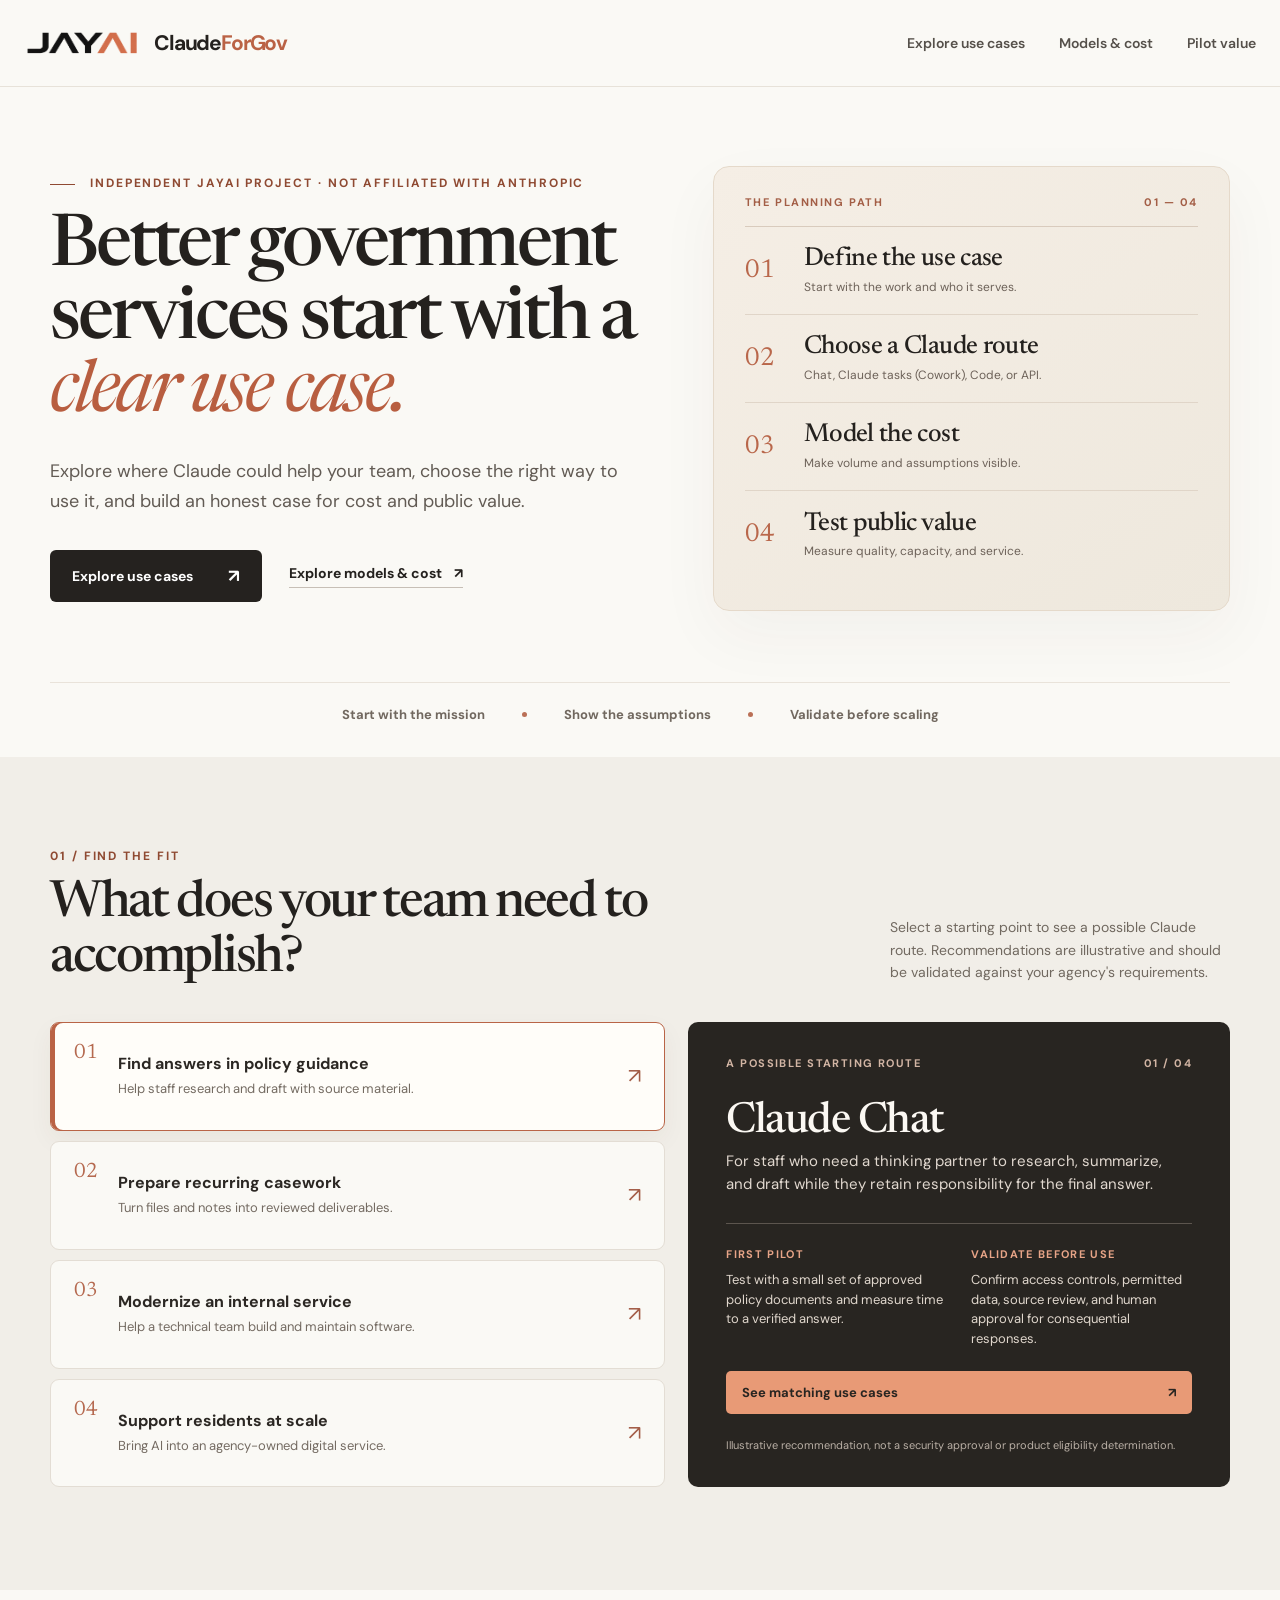
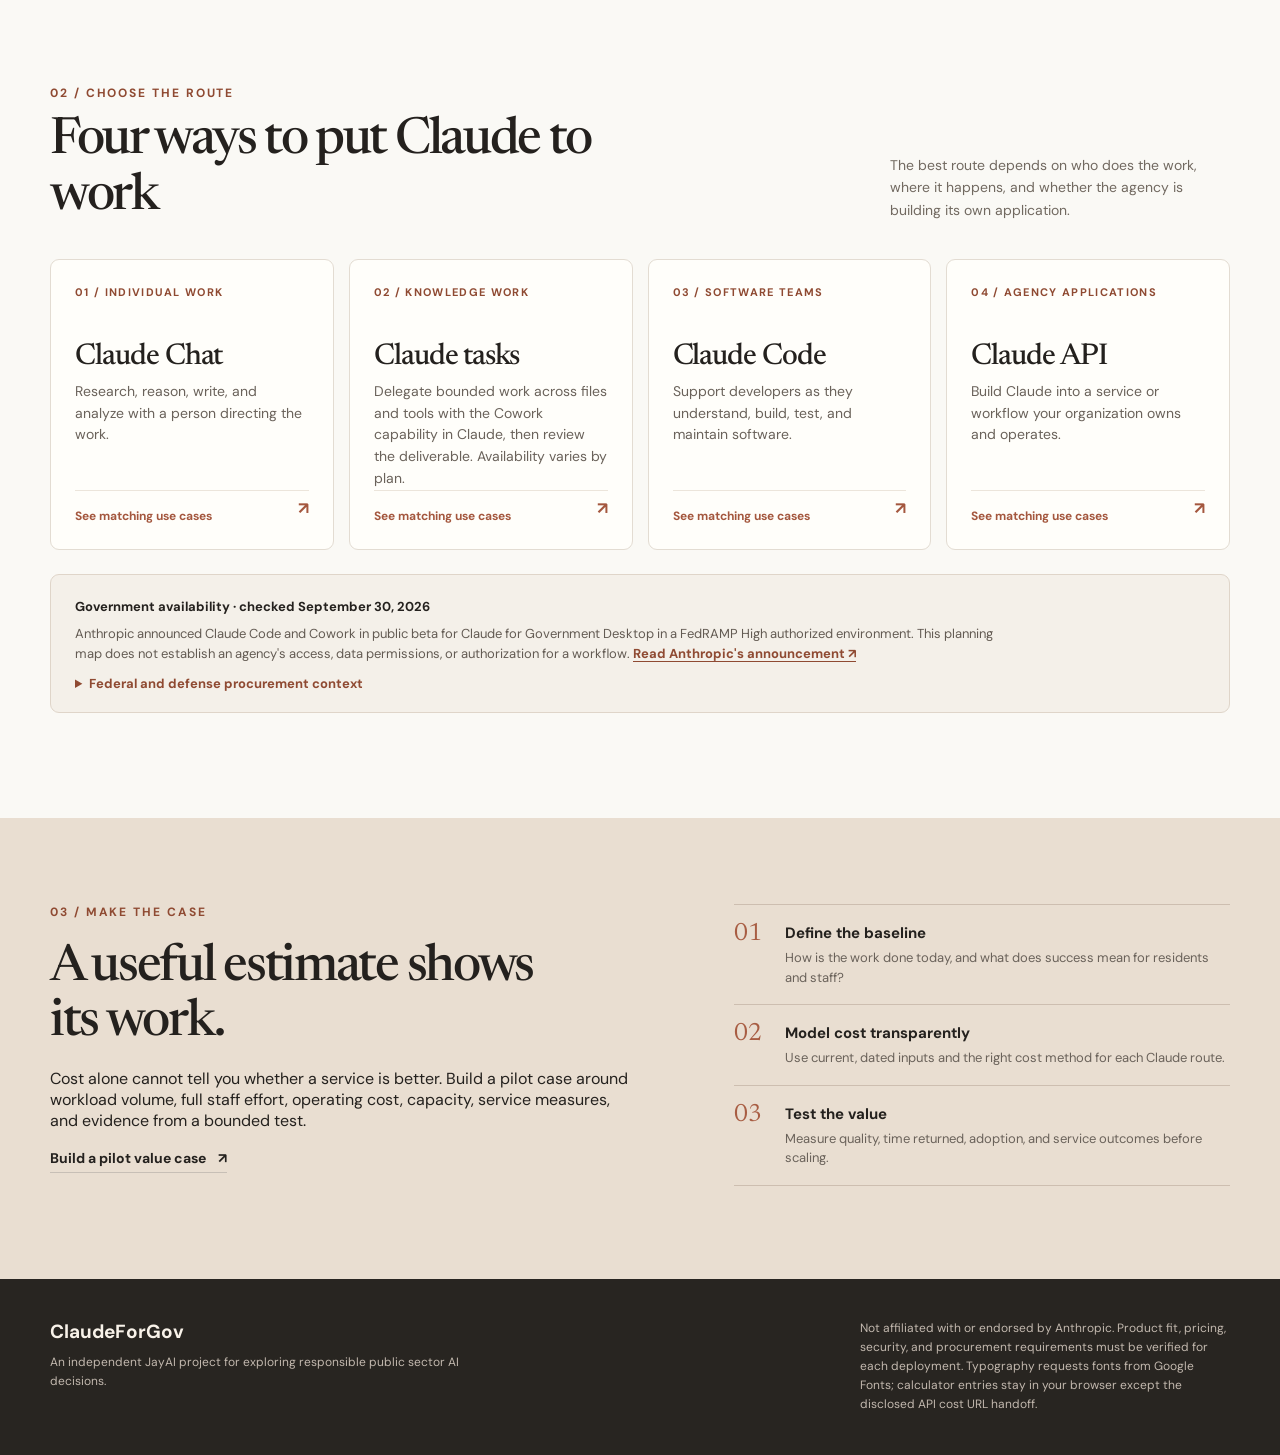
<file: index.html>
<!doctype html>
<html lang="en">
  <head>
    <meta charset="UTF-8" />
    <meta name="viewport" content="width=device-width, initial-scale=1" />
    <meta name="theme-color" content="#faf9f5" />
    <meta name="description" content="Explore how government teams could use Claude to improve service delivery, estimate cost, and plan measurable outcomes." />
    <title>ClaudeForGov | Explore a path from use case to public value</title>
    <link rel="icon" href="assets/jayai-favicon.svg" type="image/svg+xml" />
    <link rel="stylesheet" href="styles.css?v=catalog-60" />
    <script src="app.js?v=mobile-path-1" defer></script>
  </head>
  <body>
    <a class="skip-link" href="#main">Skip to content</a>
    <header class="site-header">
      <div class="header-inner">
        <a class="brand" href="#top" aria-label="ClaudeForGov home">
          <img src="assets/jayai-wordmark-transparent.png" alt="" width="120" height="34" />
          <span>Claude<span class="brand-accent">ForGov</span></span>
        </a>
        <nav aria-label="Main navigation">
          <a href="use-cases.html">Explore use cases</a>
          <a href="models.html">Models & cost</a>
          <a href="pilot-value.html">Pilot value</a>
        </nav>
      </div>
    </header>

    <main id="main">
      <section class="hero wrap" id="top" aria-labelledby="hero-title">
        <div class="hero-copy">
          <p class="eyebrow"><span class="eyebrow-rule"></span> Independent JayAI project · Not affiliated with Anthropic</p>
          <h1 id="hero-title">Better government services start with a <em>clear use case.</em></h1>
          <p class="hero-lede">Explore where Claude could help your team, choose the right way to use it, and build an honest case for cost and public value.</p>
          <div class="hero-actions">
            <a class="button button-primary" href="use-cases.html">Explore use cases <span aria-hidden="true">↗</span></a>
            <a class="text-link" href="models.html">Explore models & cost <span aria-hidden="true">↗</span></a>
          </div>
        </div>
        <div class="hero-path">
          <div class="path-heading"><span>The planning path</span><span>01 — 04</span></div>
          <ol class="path-steps">
            <li><span class="path-number">01</span><div><strong>Define the use case</strong><p>Start with the work and who it serves.</p></div></li>
            <li><span class="path-number">02</span><div><strong>Choose a Claude route</strong><p>Chat, Claude tasks (Cowork), Code, or API.</p></div></li>
            <li><span class="path-number">03</span><div><strong>Model the cost</strong><p>Make volume and assumptions visible.</p></div></li>
            <li><span class="path-number">04</span><div><strong>Test public value</strong><p>Measure quality, capacity, and service.</p></div></li>
          </ol>
        </div>
      </section>

      <div class="trust-line wrap" aria-label="Planning principles">
        <span>Start with the mission</span><span class="principle-separator" aria-hidden="true"></span>
        <span>Show the assumptions</span><span class="principle-separator" aria-hidden="true"></span>
        <span>Validate before scaling</span>
      </div>

      <section class="explore-section" id="explore" aria-labelledby="explore-title">
        <div class="wrap">
          <div class="section-heading">
            <div><p class="eyebrow">01 / Find the fit</p><h2 id="explore-title">What does your team need to accomplish?</h2></div>
            <p>Select a starting point to see a possible Claude route. Recommendations are illustrative and should be validated against your agency's requirements.</p>
          </div>
          <div class="explore-layout">
            <div class="scenario-list" role="group" aria-label="Government use case examples">
              <button class="scenario is-active" type="button" data-scenario="policy" aria-pressed="true"><span class="scenario-number">01</span><span class="scenario-text"><strong>Find answers in policy guidance</strong><small>Help staff research and draft with source material.</small></span><span class="scenario-arrow" aria-hidden="true">↗</span></button>
              <button class="scenario" type="button" data-scenario="casework" aria-pressed="false"><span class="scenario-number">02</span><span class="scenario-text"><strong>Prepare recurring casework</strong><small>Turn files and notes into reviewed deliverables.</small></span><span class="scenario-arrow" aria-hidden="true">↗</span></button>
              <button class="scenario" type="button" data-scenario="software" aria-pressed="false"><span class="scenario-number">03</span><span class="scenario-text"><strong>Modernize an internal service</strong><small>Help a technical team build and maintain software.</small></span><span class="scenario-arrow" aria-hidden="true">↗</span></button>
              <button class="scenario" type="button" data-scenario="resident" aria-pressed="false"><span class="scenario-number">04</span><span class="scenario-text"><strong>Support residents at scale</strong><small>Bring AI into an agency-owned digital service.</small></span><span class="scenario-arrow" aria-hidden="true">↗</span></button>
            </div>
            <article class="recommendation" aria-live="polite" aria-atomic="true">
              <div class="recommendation-top"><span class="result-label">A possible starting route</span><span class="result-indicator" id="result-index">01 / 04</span></div>
              <h3 id="route-title">Claude Chat</h3>
              <p class="result-purpose" id="route-purpose">For staff who need a thinking partner to research, summarize, and draft while they retain responsibility for the final answer.</p>
              <div class="result-divider"></div>
              <dl class="result-details"><div><dt>First pilot</dt><dd id="pilot-text">Test with a small set of approved policy documents and measure time to a verified answer.</dd></div><div><dt>Validate before use</dt><dd id="check-text">Confirm access controls, permitted data, source review, and human approval for consequential responses.</dd></div></dl>
              <a class="recommendation-next" id="route-next" href="use-cases.html?route=Chat">See matching use cases <span aria-hidden="true">↗</span></a>
              <p class="result-note">Illustrative recommendation, not a security approval or product eligibility determination.</p>
            </article>
          </div>
        </div>
      </section>

      <section class="routes-section wrap" id="routes" aria-labelledby="routes-title">
        <div class="section-heading routes-heading"><div><p class="eyebrow">02 / Choose the route</p><h2 id="routes-title">Four ways to put Claude to work</h2></div><p>The best route depends on who does the work, where it happens, and whether the agency is building its own application.</p></div>
        <div class="route-grid">
          <article class="route-card"><span class="route-card-index">01 / Individual work</span><h3>Claude Chat</h3><p>Research, reason, write, and analyze with a person directing the work.</p><a class="route-card-foot" href="use-cases.html?route=Chat">See matching use cases <span aria-hidden="true">↗</span></a></article>
          <article class="route-card"><span class="route-card-index">02 / Knowledge work</span><h3>Claude tasks</h3><p>Delegate bounded work across files and tools with the Cowork capability in Claude, then review the deliverable. Availability varies by plan.</p><a class="route-card-foot" href="use-cases.html?route=Cowork">See matching use cases <span aria-hidden="true">↗</span></a></article>
          <article class="route-card"><span class="route-card-index">03 / Software teams</span><h3>Claude Code</h3><p>Support developers as they understand, build, test, and maintain software.</p><a class="route-card-foot" href="use-cases.html?route=Code">See matching use cases <span aria-hidden="true">↗</span></a></article>
          <article class="route-card"><span class="route-card-index">04 / Agency applications</span><h3>Claude API</h3><p>Build Claude into a service or workflow your organization owns and operates.</p><a class="route-card-foot" href="use-cases.html?route=API">See matching use cases <span aria-hidden="true">↗</span></a></article>
        </div>
        <aside class="government-availability" aria-label="Government availability context"><strong>Government availability · checked September 30, 2026</strong><p>Anthropic announced Claude Code and Cowork in public beta for Claude for Government Desktop in a FedRAMP High authorized environment. This planning map does not establish an agency's access, data permissions, or authorization for a workflow. <a href="https://claude.com/blog/bringing-claude-code-and-claude-cowork-to-government" target="_blank" rel="noopener noreferrer">Read Anthropic's announcement ↗</a></p><details><summary>Federal and defense procurement context</summary><p>A September 25, 2026 appellate ruling upheld an exclusion of Anthropic from the defense department's supply chain. It does not determine every civilian agency's access. Federal and defense teams should confirm current procurement status and applicable restrictions before planning a deployment. <a href="https://media.cadc.uscourts.gov/opinions/docs/2026/09/26-1049-2194984.pdf" target="_blank" rel="noopener noreferrer">Read the court opinion ↗</a></p></details></aside>
      </section>

      <section class="approach-section" id="approach" aria-labelledby="approach-title"><div class="wrap approach-layout"><div><p class="eyebrow">03 / Make the case</p><h2 id="approach-title">A useful estimate shows its work.</h2><p>Cost alone cannot tell you whether a service is better. Build a pilot case around workload volume, full staff effort, operating cost, capacity, service measures, and evidence from a bounded test.</p><a class="text-link" href="pilot-value.html">Build a pilot value case <span aria-hidden="true">↗</span></a></div><ol class="approach-steps"><li><span>01</span><div><strong>Define the baseline</strong><p>How is the work done today, and what does success mean for residents and staff?</p></div></li><li><span>02</span><div><strong>Model cost transparently</strong><p>Use current, dated inputs and the right cost method for each Claude route.</p></div></li><li><span>03</span><div><strong>Test the value</strong><p>Measure quality, time returned, adoption, and service outcomes before scaling.</p></div></li></ol></div></section>
    </main>

    <footer class="site-footer"><div class="wrap footer-inner"><div><strong>ClaudeForGov</strong><p>An independent JayAI project for exploring responsible public sector AI decisions.</p></div><p>Not affiliated with or endorsed by Anthropic. Product fit, pricing, security, and procurement requirements must be verified for each deployment. Typography requests fonts from Google Fonts; calculator entries stay in your browser except the disclosed API cost URL handoff.</p></div></footer>
  </body>
</html>
</file>
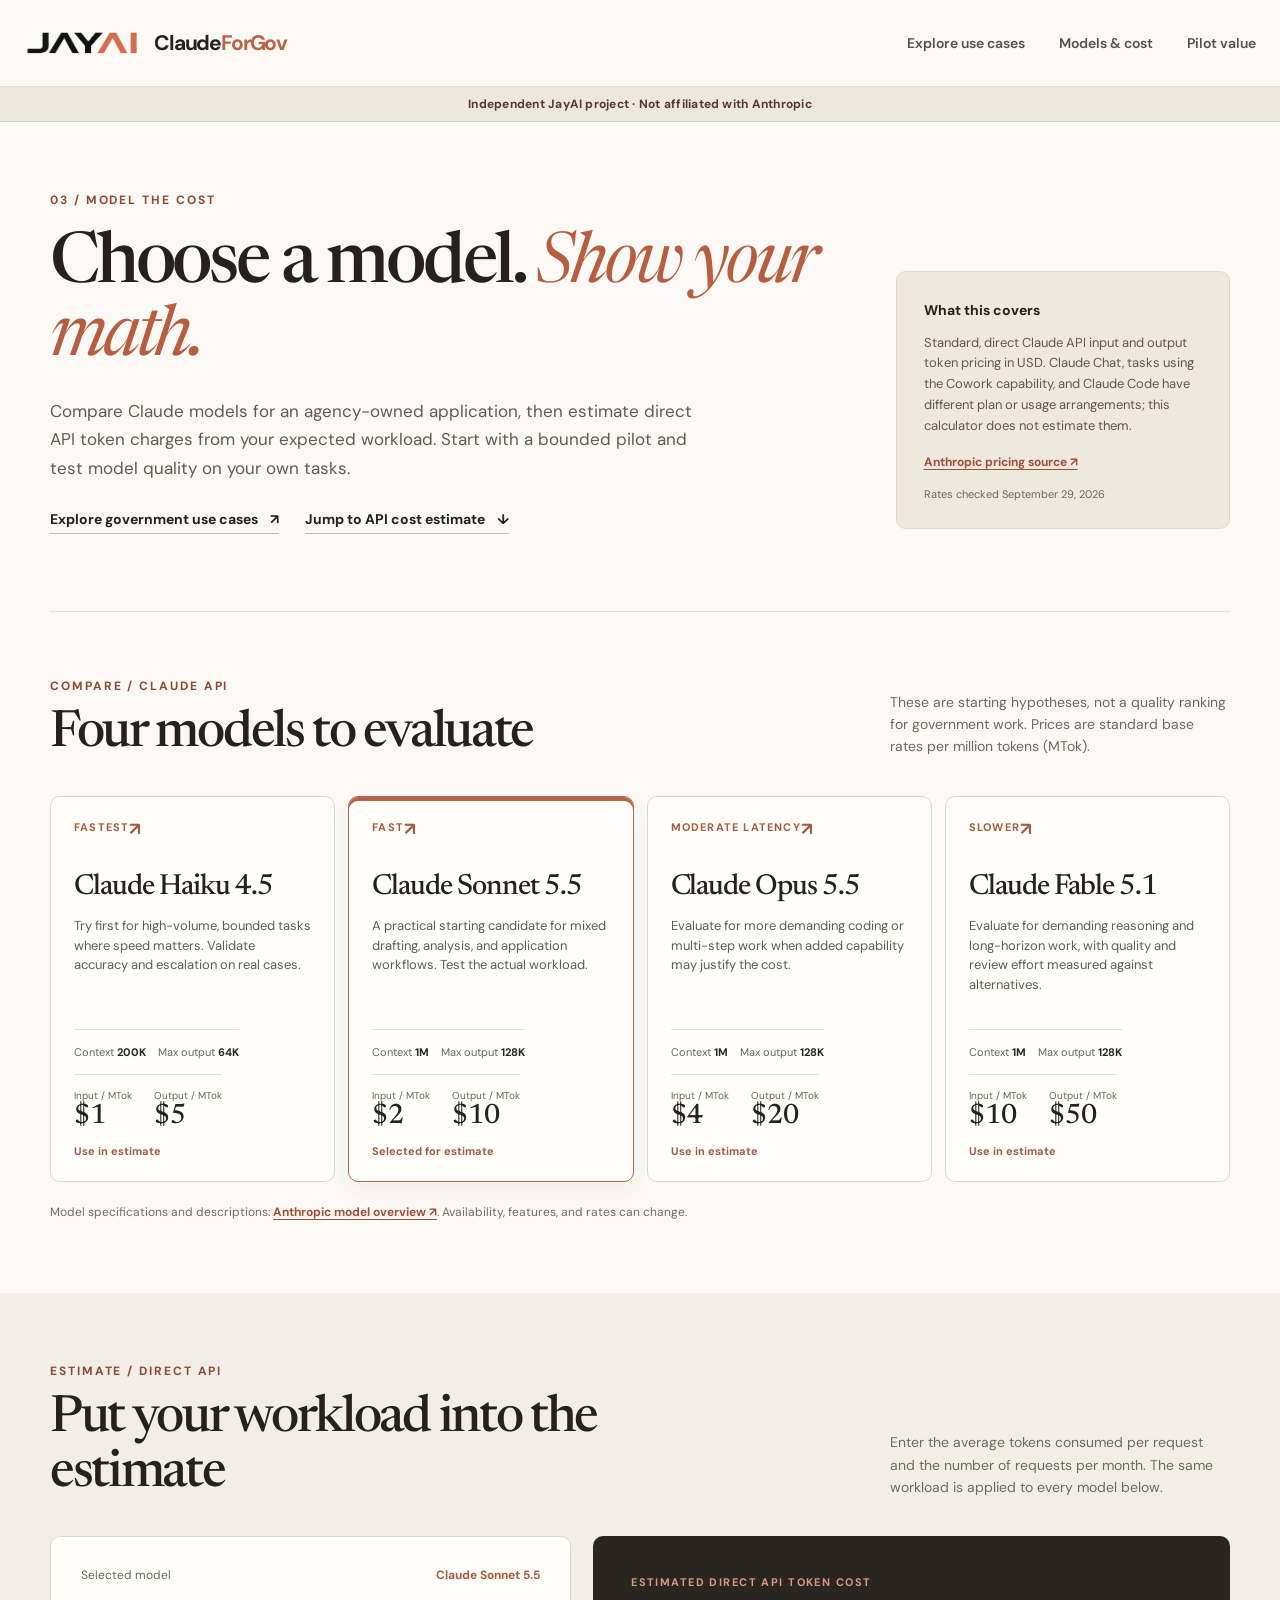
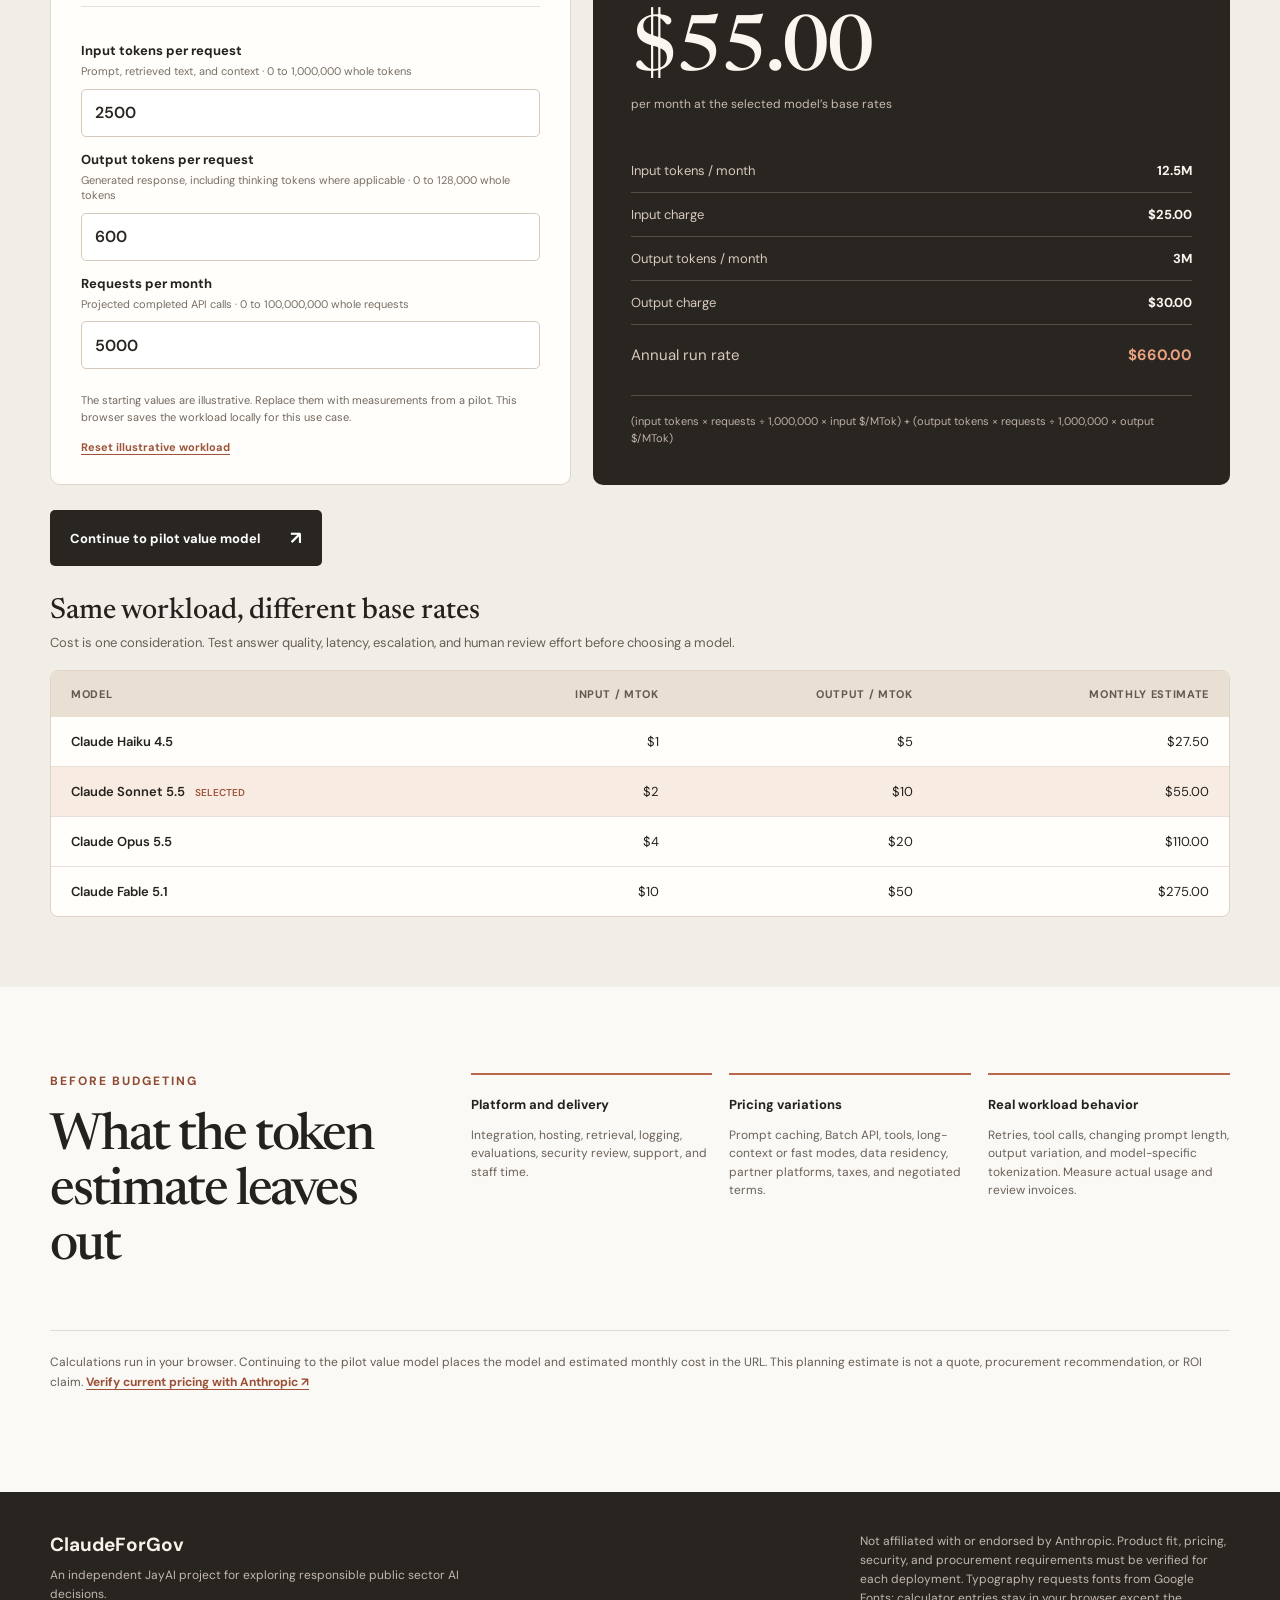
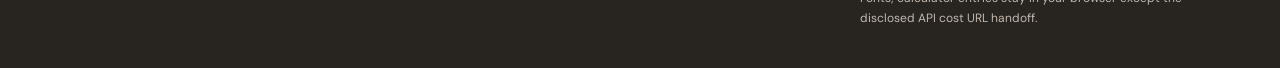
<file: models.html>
<!doctype html>
<html lang="en">
  <head>
    <meta charset="UTF-8" />
    <meta name="viewport" content="width=device-width, initial-scale=1" />
    <meta name="theme-color" content="#faf9f5" />
    <meta name="description" content="Compare Claude models and estimate direct API token costs with transparent, editable workload assumptions." />
    <title>Models & API Cost | ClaudeForGov</title>
    <link rel="icon" href="assets/jayai-favicon.svg" type="image/svg+xml" />
    <link rel="stylesheet" href="styles.css?v=mobile-flow-2" />
    <link rel="stylesheet" href="models.css?v=mobile-flow-2" />
    <script src="models.js?v=mobile-flow-2" defer></script>
  </head>
  <body>
    <a class="skip-link" href="#main">Skip to content</a>
    <header class="site-header"><div class="header-inner"><a class="brand" href="index.html" aria-label="ClaudeForGov home"><img src="assets/jayai-wordmark-transparent.png" alt="" width="120" height="34" /><span>Claude<span class="brand-accent">ForGov</span></span></a><nav aria-label="Main navigation"><a href="use-cases.html">Explore use cases</a><a href="models.html" aria-current="page">Models & cost</a><a href="pilot-value.html">Pilot value</a></nav></div></header>
    <p class="independence-banner">Independent JayAI project · Not affiliated with Anthropic</p>
    <main id="main" class="models-page wrap">
      <section class="model-intro" aria-labelledby="page-title"><div><p class="eyebrow">03 / Model the cost</p><h1 id="page-title">Choose a model. <em>Show your math.</em></h1><p>Compare Claude models for an agency-owned application, then estimate direct API token charges from your expected workload. Start with a bounded pilot and test model quality on your own tasks.</p><a class="text-link" href="use-cases.html">Explore government use cases <span aria-hidden="true">↗</span></a> <a class="text-link calculator-jump" href="#calculator">Jump to API cost estimate <span aria-hidden="true">↓</span></a></div><aside class="scope-note"><strong>What this covers</strong><p>Standard, direct Claude API input and output token pricing in USD. Claude Chat, tasks using the Cowork capability, and Claude Code have different plan or usage arrangements; this calculator does not estimate them.</p><a href="https://platform.claude.com/docs/en/about-claude/pricing" target="_blank" rel="noopener noreferrer">Anthropic pricing source ↗</a><span>Rates checked September 29, 2026</span></aside></section>

      <section class="model-section" aria-labelledby="compare-title"><div class="section-heading"><div><p class="eyebrow">Compare / Claude API</p><h2 id="compare-title">Four models to evaluate</h2></div><p>These are starting hypotheses, not a quality ranking for government work. Prices are standard base rates per million tokens (MTok).</p></div><div class="model-grid" id="model-grid" role="group" aria-label="Select a model for the estimate"></div><p class="model-source">Model specifications and descriptions: <a href="https://platform.claude.com/docs/en/models/overview" target="_blank" rel="noopener noreferrer">Anthropic model overview ↗</a>. Availability, features, and rates can change.</p></section>

      <section class="calculator-section" id="calculator" aria-labelledby="calculator-title"><div class="section-heading"><div><p class="eyebrow">Estimate / Direct API</p><h2 id="calculator-title">Put your workload into the estimate</h2></div><p>Enter the average tokens consumed per request and the number of requests per month. The same workload is applied to every model below.</p></div><div class="calculator-layout"><form class="estimate-form" id="estimate-form"><div class="selected-label">Selected model <strong id="selected-model">Claude Sonnet 5.5</strong></div><label for="input-tokens">Input tokens per request <small>Prompt, retrieved text, and context · 0 to 1,000,000 whole tokens</small></label><input id="input-tokens" name="inputTokens" type="number" min="0" max="1000000" step="1" value="2500" inputmode="numeric" required /><label for="output-tokens">Output tokens per request <small>Generated response, including thinking tokens where applicable · 0 to 128,000 whole tokens</small></label><input id="output-tokens" name="outputTokens" type="number" min="0" max="128000" step="1" value="600" inputmode="numeric" required /><label for="requests-month">Requests per month <small>Projected completed API calls · 0 to 100,000,000 whole requests</small></label><input id="requests-month" name="requestsMonth" type="number" min="0" max="100000000" step="1" value="5000" inputmode="numeric" required /><p class="form-help">The starting values are illustrative. Replace them with measurements from a pilot. This browser saves the workload locally for this use case.</p><button class="reset-estimate" id="reset-estimate" type="button">Reset illustrative workload</button><p class="form-error" id="form-error" role="alert" hidden></p></form><div class="estimate-results" id="estimate-results" aria-live="polite" aria-atomic="true"><span class="result-kicker">Estimated direct API token cost</span><div class="estimate-total" id="monthly-total">$55.00</div><div class="total-caption">per month at the selected model’s base rates</div><p id="model-limit-note" class="model-limit-note" role="status" hidden></p><dl class="cost-breakdown"><div><dt>Input tokens / month</dt><dd id="input-month">12.5M</dd></div><div><dt>Input charge</dt><dd id="input-charge">$25.00</dd></div><div><dt>Output tokens / month</dt><dd id="output-month">3M</dd></div><div><dt>Output charge</dt><dd id="output-charge">$30.00</dd></div><div class="cost-total"><dt>Annual run rate</dt><dd id="annual-total">$660.00</dd></div></dl><p class="formula">(input tokens × requests ÷ 1,000,000 × input $/MTok) + (output tokens × requests ÷ 1,000,000 × output $/MTok)</p></div></div><a class="pilot-next" id="pilot-next" href="pilot-value.html">Continue to pilot value model <span aria-hidden="true">↗</span></a><div class="comparison"><h3>Same workload, different base rates</h3><p>Cost is one consideration. Test answer quality, latency, escalation, and human review effort before choosing a model.</p><div class="comparison-scroll" tabindex="0" role="region" aria-label="Model cost comparison; scroll horizontally for all columns"><table><caption class="visually-hidden">Estimated monthly direct API token charge by model</caption><thead><tr><th scope="col">Model</th><th scope="col">Input / MTok</th><th scope="col">Output / MTok</th><th scope="col">Monthly estimate</th></tr></thead><tbody id="comparison-body"></tbody></table></div></div></section>

      <section class="boundaries" aria-labelledby="boundaries-title"><div><p class="eyebrow">Before budgeting</p><h2 id="boundaries-title">What the token estimate leaves out</h2></div><div class="boundary-grid"><div><strong>Platform and delivery</strong><p>Integration, hosting, retrieval, logging, evaluations, security review, support, and staff time.</p></div><div><strong>Pricing variations</strong><p>Prompt caching, Batch API, tools, long-context or fast modes, data residency, partner platforms, taxes, and negotiated terms.</p></div><div><strong>Real workload behavior</strong><p>Retries, tool calls, changing prompt length, output variation, and model-specific tokenization. Measure actual usage and review invoices.</p></div></div><p class="boundary-footer">Calculations run in your browser. Continuing to the pilot value model places the model and estimated monthly cost in the URL. This planning estimate is not a quote, procurement recommendation, or ROI claim. <a href="https://platform.claude.com/docs/en/about-claude/pricing" target="_blank" rel="noopener noreferrer">Verify current pricing with Anthropic ↗</a></p></section>
      <a class="mobile-live-summary" id="model-live-summary" href="#estimate-results" hidden><span><small id="model-summary-name">Claude Sonnet 5.5</small><strong id="model-summary-cost">$55.00 / month</strong></span><span class="mobile-summary-arrow" aria-hidden="true">↗</span></a>
    </main>
    <footer class="site-footer"><div class="wrap footer-inner"><div><strong>ClaudeForGov</strong><p>An independent JayAI project for exploring responsible public sector AI decisions.</p></div><p>Not affiliated with or endorsed by Anthropic. Product fit, pricing, security, and procurement requirements must be verified for each deployment. Typography requests fonts from Google Fonts; calculator entries stay in your browser except the disclosed API cost URL handoff.</p></div></footer>
  <noscript><p class="noscript-note">This interactive planner needs JavaScript to calculate and show use cases.</p></noscript>
  </body>
</html>
</file>
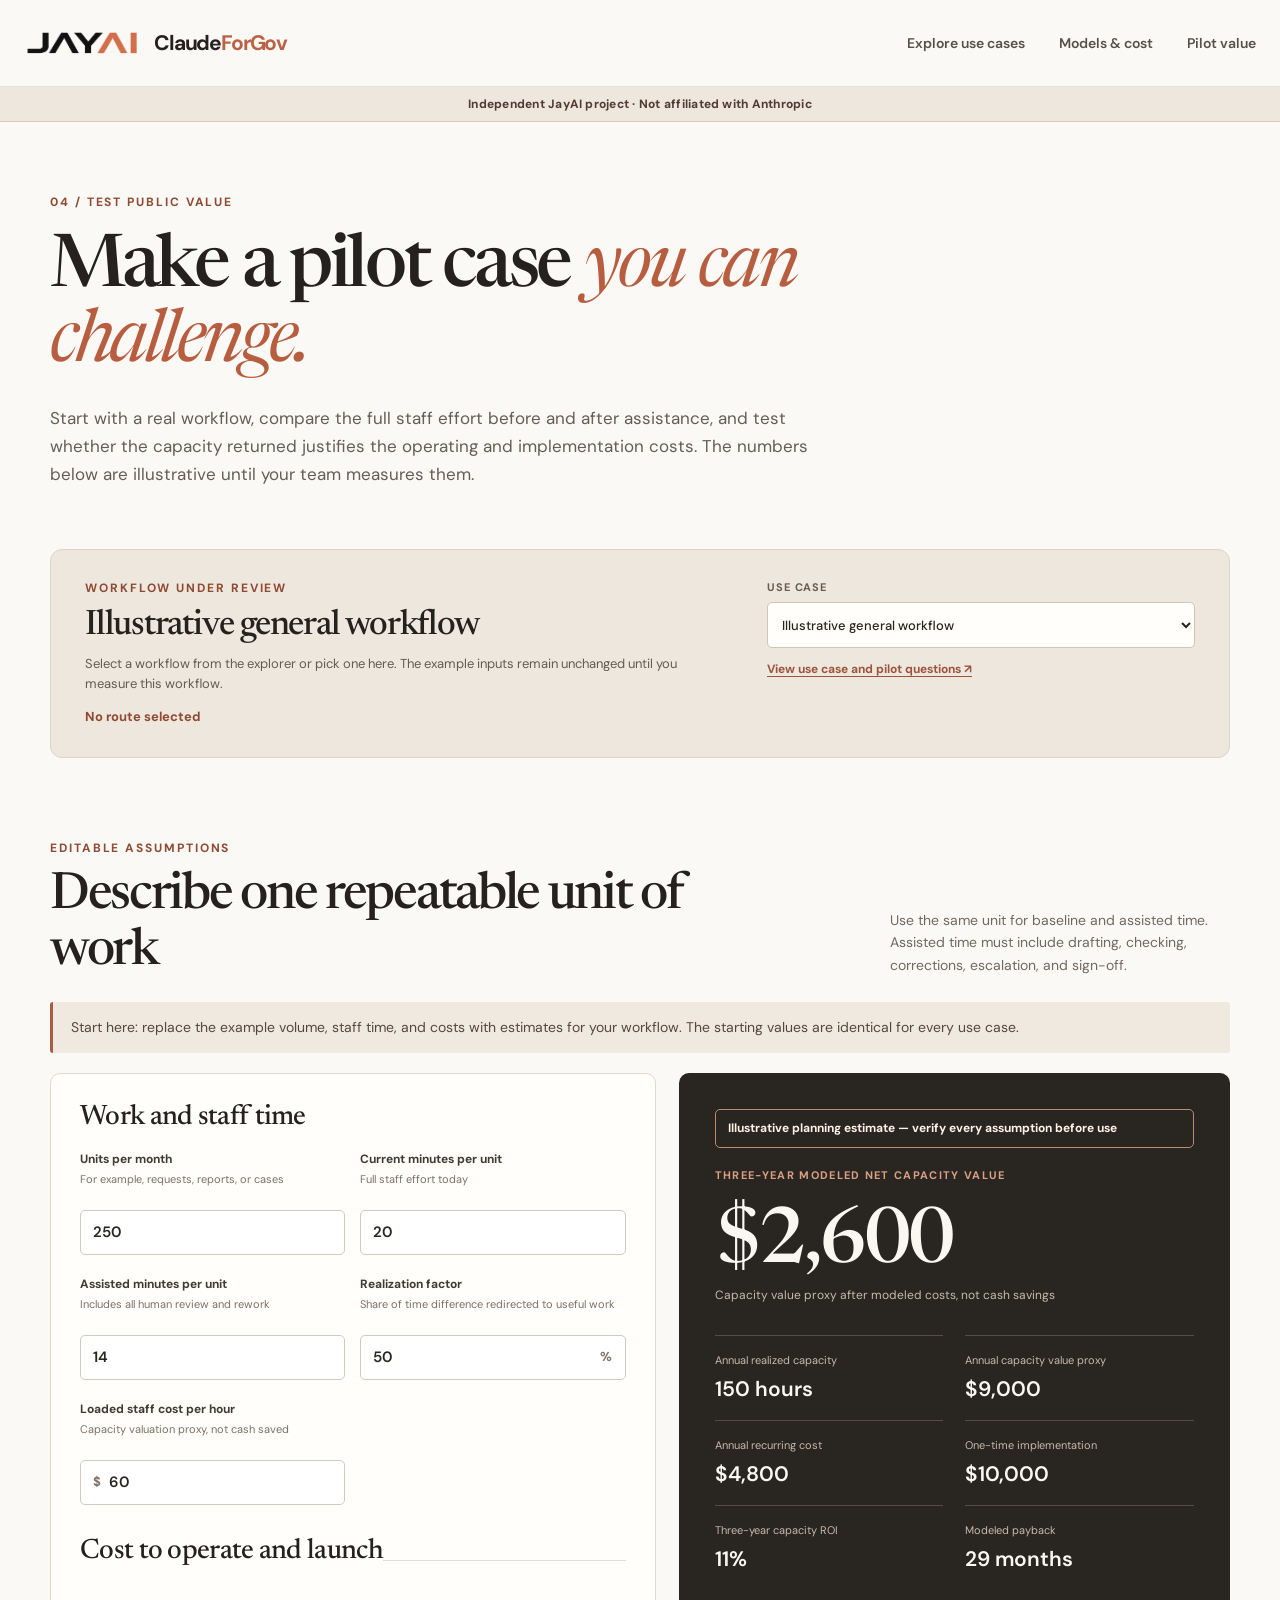
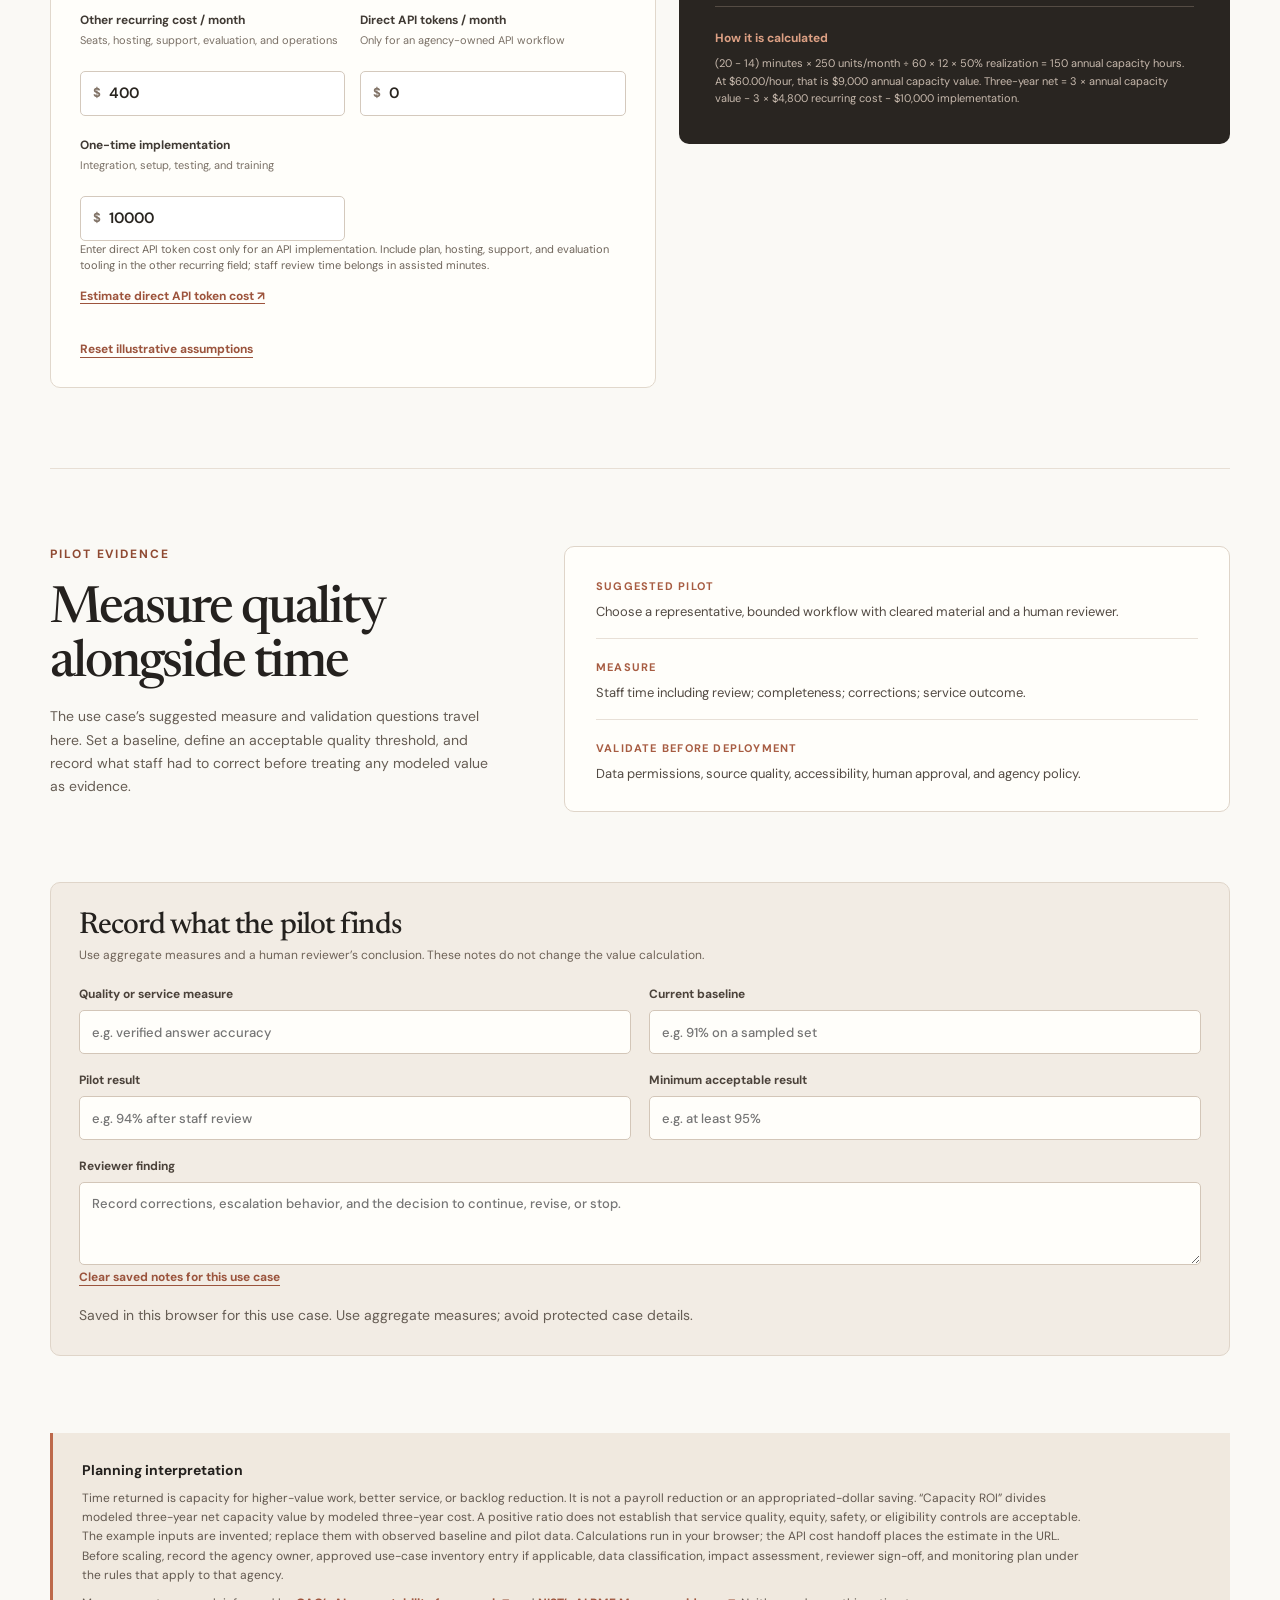
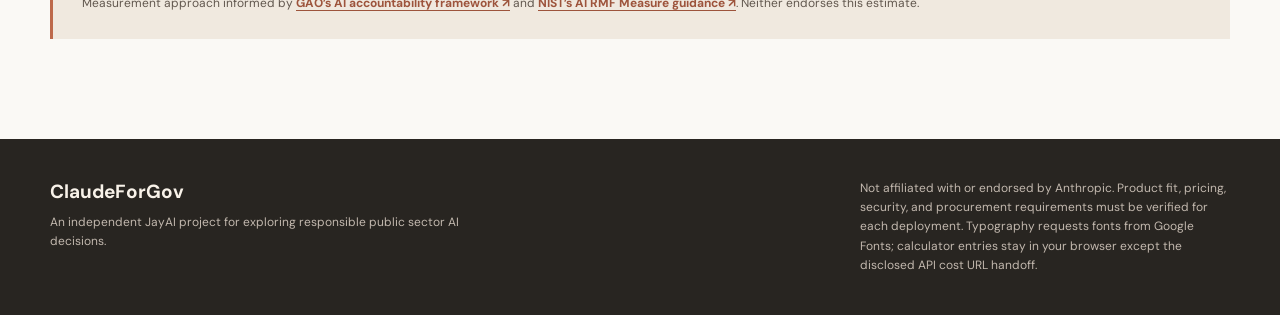
<file: pilot-value.html>
<!doctype html>
<html lang="en">
  <head>
    <meta charset="UTF-8" />
    <meta name="viewport" content="width=device-width, initial-scale=1" />
    <meta name="theme-color" content="#faf9f5" />
    <meta name="description" content="Build an editable government AI pilot value case with staff capacity, review time, operating cost, and quality measures." />
    <title>Pilot Value Planner | ClaudeForGov</title>
    <link rel="icon" href="assets/jayai-favicon.svg" type="image/svg+xml" />
    <link rel="stylesheet" href="styles.css?v=mobile-flow-2" />
    <link rel="stylesheet" href="pilot-value.css?v=mobile-flow-2" />
    <script src="use-cases-data.js?v=catalog-60" defer></script>
    <script src="pilot-value.js?v=mobile-flow-2" defer></script>
  </head>
  <body>
    <a class="skip-link" href="#main">Skip to content</a>
    <header class="site-header"><div class="header-inner"><a class="brand" href="index.html" aria-label="ClaudeForGov home"><img src="assets/jayai-wordmark-transparent.png" alt="" width="120" height="34" /><span>Claude<span class="brand-accent">ForGov</span></span></a><nav aria-label="Main navigation"><a href="use-cases.html">Explore use cases</a><a href="models.html">Models & cost</a><a href="pilot-value.html" aria-current="page">Pilot value</a></nav></div></header>
    <p class="independence-banner">Independent JayAI project · Not affiliated with Anthropic</p>
    <main id="main" class="pilot-page wrap">
      <section class="pilot-intro"><p class="eyebrow">04 / Test public value</p><h1>Make a pilot case <em>you can challenge.</em></h1><p>Start with a real workflow, compare the full staff effort before and after assistance, and test whether the capacity returned justifies the operating and implementation costs. The numbers below are illustrative until your team measures them.</p></section>
      <section class="pilot-context" aria-labelledby="context-title"><div><p class="eyebrow">Workflow under review</p><h2 id="context-title">Choose a use case</h2><p id="context-summary">Select a workflow from the explorer or pick one here.</p><p class="context-route" id="context-route"></p><p id="alternate-note" hidden>Modeled as an API implementation.</p></div><div class="context-actions"><label for="case-select">Use case<select id="case-select"><option value="">Illustrative general workflow</option></select></label><a id="case-link" href="use-cases.html">View use case and pilot questions ↗</a></div></section>

      <section class="pilot-workbench" aria-labelledby="workbench-title"><div class="section-heading"><div><p class="eyebrow">Editable assumptions</p><h2 id="workbench-title">Describe one repeatable unit of work</h2></div><p>Use the same unit for baseline and assisted time. Assisted time must include drafting, checking, corrections, escalation, and sign-off.</p></div><p class="example-intro">Start here: replace the example volume, staff time, and costs with estimates for your workflow. The starting values are identical for every use case.</p><div class="workbench-layout"><form class="pilot-form" id="pilot-form"><fieldset><legend>Work and staff time</legend><div class="field-grid"><label>Units per month <small>For example, requests, reports, or cases</small><input id="volume" type="number" min="0" max="100000000" step="1" value="250" required /></label><label>Current minutes per unit <small>Full staff effort today</small><input id="baseline" type="number" min="0" max="100000" step="0.01" value="20" required /></label><label>Assisted minutes per unit <small>Includes all human review and rework</small><input id="assisted" type="number" min="0" max="100000" step="0.01" value="14" required /></label><label>Realization factor <small>Share of time difference redirected to useful work</small><div class="input-suffix"><input id="realization" type="number" min="0" max="100" step="0.1" value="50" required /><span>%</span></div></label><label>Loaded staff cost per hour <small>Capacity valuation proxy, not cash saved</small><div class="input-prefix"><span>$</span><input id="hourly" type="number" min="0" max="100000" step="0.01" value="60" required /></div></label></div></fieldset><fieldset><legend>Cost to operate and launch</legend><div class="field-grid"><label>Other recurring cost / month <small>Seats, hosting, support, evaluation, and operations</small><div class="input-prefix"><span>$</span><input id="operating" type="number" min="0" max="100000000" step="0.01" value="400" required /></div></label><label>Direct API tokens / month <small>Only for an agency-owned API workflow</small><div class="input-prefix"><span>$</span><input id="api-cost" type="number" min="0" max="100000000" step="0.01" value="0" required /></div></label><label>One-time implementation <small>Integration, setup, testing, and training</small><div class="input-prefix"><span>$</span><input id="implementation" type="number" min="0" max="1000000000" step="0.01" value="10000" required /></div></label></div><p class="cost-note" id="api-note">This field starts at zero. Add API cost only if the workflow uses the API; include other route charges above.</p><a id="api-link" href="models.html">Estimate direct API token cost ↗</a></fieldset><p class="form-error" id="form-error" role="alert" hidden></p><button class="reset-button" type="button" id="reset-example">Reset illustrative assumptions</button></form>

      <div class="pilot-results" id="pilot-results" aria-live="polite" aria-atomic="true"><p class="example-result" id="result-example">Illustrative planning estimate — verify every assumption before use</p><p class="result-kicker">Three-year modeled net capacity value</p><div class="hero-result" id="net-value">$2,600</div><p class="result-qualifier" id="net-qualifier">Capacity value proxy after modeled costs, not cash savings</p><div class="result-grid"><div><span>Annual realized capacity</span><strong id="hours">150 hours</strong></div><div><span>Annual capacity value proxy</span><strong id="annual-value">$9,000</strong></div><div><span>Annual recurring cost</span><strong id="annual-cost">$4,800</strong></div><div><span>One-time implementation</span><strong id="initial-cost">$10,000</strong></div><div><span>Three-year capacity ROI</span><strong id="roi">11%</strong></div><div><span>Modeled payback</span><strong id="payback">29 months</strong></div></div><div class="math-note"><strong>How it is calculated</strong><p id="math-summary">Time difference × monthly volume × 12 × realization factor = annual capacity hours. Hours × loaded hourly cost = annual capacity value proxy. Three-year net = three years of that value minus three years of recurring cost and one-time implementation.</p></div></div></div></section>

      <section class="evidence-section" aria-labelledby="evidence-title"><div><p class="eyebrow">Pilot evidence</p><h2 id="evidence-title">Measure quality alongside time</h2><p>The use case’s suggested measure and validation questions travel here. Set a baseline, define an acceptable quality threshold, and record what staff had to correct before treating any modeled value as evidence.</p></div><div class="evidence-panel"><div><span>Suggested pilot</span><p id="pilot-text">Choose a representative, bounded workflow with cleared material and a human reviewer.</p></div><div><span>Measure</span><p id="measure-text">Staff time including review; completeness; corrections; service outcome.</p></div><div><span>Validate before deployment</span><p id="validate-text">Data permissions, source quality, accessibility, human approval, and agency policy.</p></div></div><div class="evidence-worksheet"><h3>Record what the pilot finds</h3><p>Use aggregate measures and a human reviewer’s conclusion. These notes do not change the value calculation.</p><div class="evidence-fields"><label for="quality-metric">Quality or service measure<input id="quality-metric" type="text" maxlength="120" placeholder="e.g. verified answer accuracy" /></label><label for="quality-baseline">Current baseline<input id="quality-baseline" type="text" maxlength="120" placeholder="e.g. 91% on a sampled set" /></label><label for="quality-pilot">Pilot result<input id="quality-pilot" type="text" maxlength="120" placeholder="e.g. 94% after staff review" /></label><label for="quality-threshold">Minimum acceptable result<input id="quality-threshold" type="text" maxlength="120" placeholder="e.g. at least 95%" /></label><label class="evidence-wide" for="quality-notes">Reviewer finding<textarea id="quality-notes" maxlength="800" rows="3" placeholder="Record corrections, escalation behavior, and the decision to continue, revise, or stop."></textarea></label></div><button type="button" class="reset-button" id="clear-notes">Clear saved notes for this use case</button><p class="local-note" id="save-status" role="status">This browser saves the scenario locally. Do not enter protected case details.</p></div></section>
      <div class="pilot-method"><strong>Planning interpretation</strong><p>Time returned is capacity for higher-value work, better service, or backlog reduction. It is not a payroll reduction or an appropriated-dollar saving. “Capacity ROI” divides modeled three-year net capacity value by modeled three-year cost. A positive ratio does not establish that service quality, equity, safety, or eligibility controls are acceptable. The example inputs are invented; replace them with observed baseline and pilot data. Calculations run in your browser; the API cost handoff places the estimate in the URL. Before scaling, record the agency owner, approved use-case inventory entry if applicable, data classification, impact assessment, reviewer sign-off, and monitoring plan under the rules that apply to that agency.</p><p>Measurement approach informed by <a href="https://www.gao.gov/products/gao-21-519sp" target="_blank" rel="noopener noreferrer">GAO’s AI accountability framework ↗</a> and <a href="https://airc.nist.gov/airmf-resources/playbook/measure/" target="_blank" rel="noopener noreferrer">NIST’s AI RMF Measure guidance ↗</a>. Neither endorses this estimate.</p></div>
      <a class="mobile-live-summary" id="pilot-live-summary" href="#pilot-results" hidden><span><small id="pilot-summary-label">Illustrative capacity net · 3 yr</small><strong id="pilot-summary-net">$2,600</strong></span><span><small>Payback</small><strong id="pilot-summary-payback">29 months</strong></span><span class="mobile-summary-arrow" aria-hidden="true">↗</span></a>
    </main>
    <footer class="site-footer"><div class="wrap footer-inner"><div><strong>ClaudeForGov</strong><p>An independent JayAI project for exploring responsible public sector AI decisions.</p></div><p>Not affiliated with or endorsed by Anthropic. Product fit, pricing, security, and procurement requirements must be verified for each deployment. Typography requests fonts from Google Fonts; calculator entries stay in your browser except the disclosed API cost URL handoff.</p></div></footer>
  <noscript><p class="noscript-note">This interactive planner needs JavaScript to calculate and show use cases.</p></noscript>
  </body>
</html>
</file>
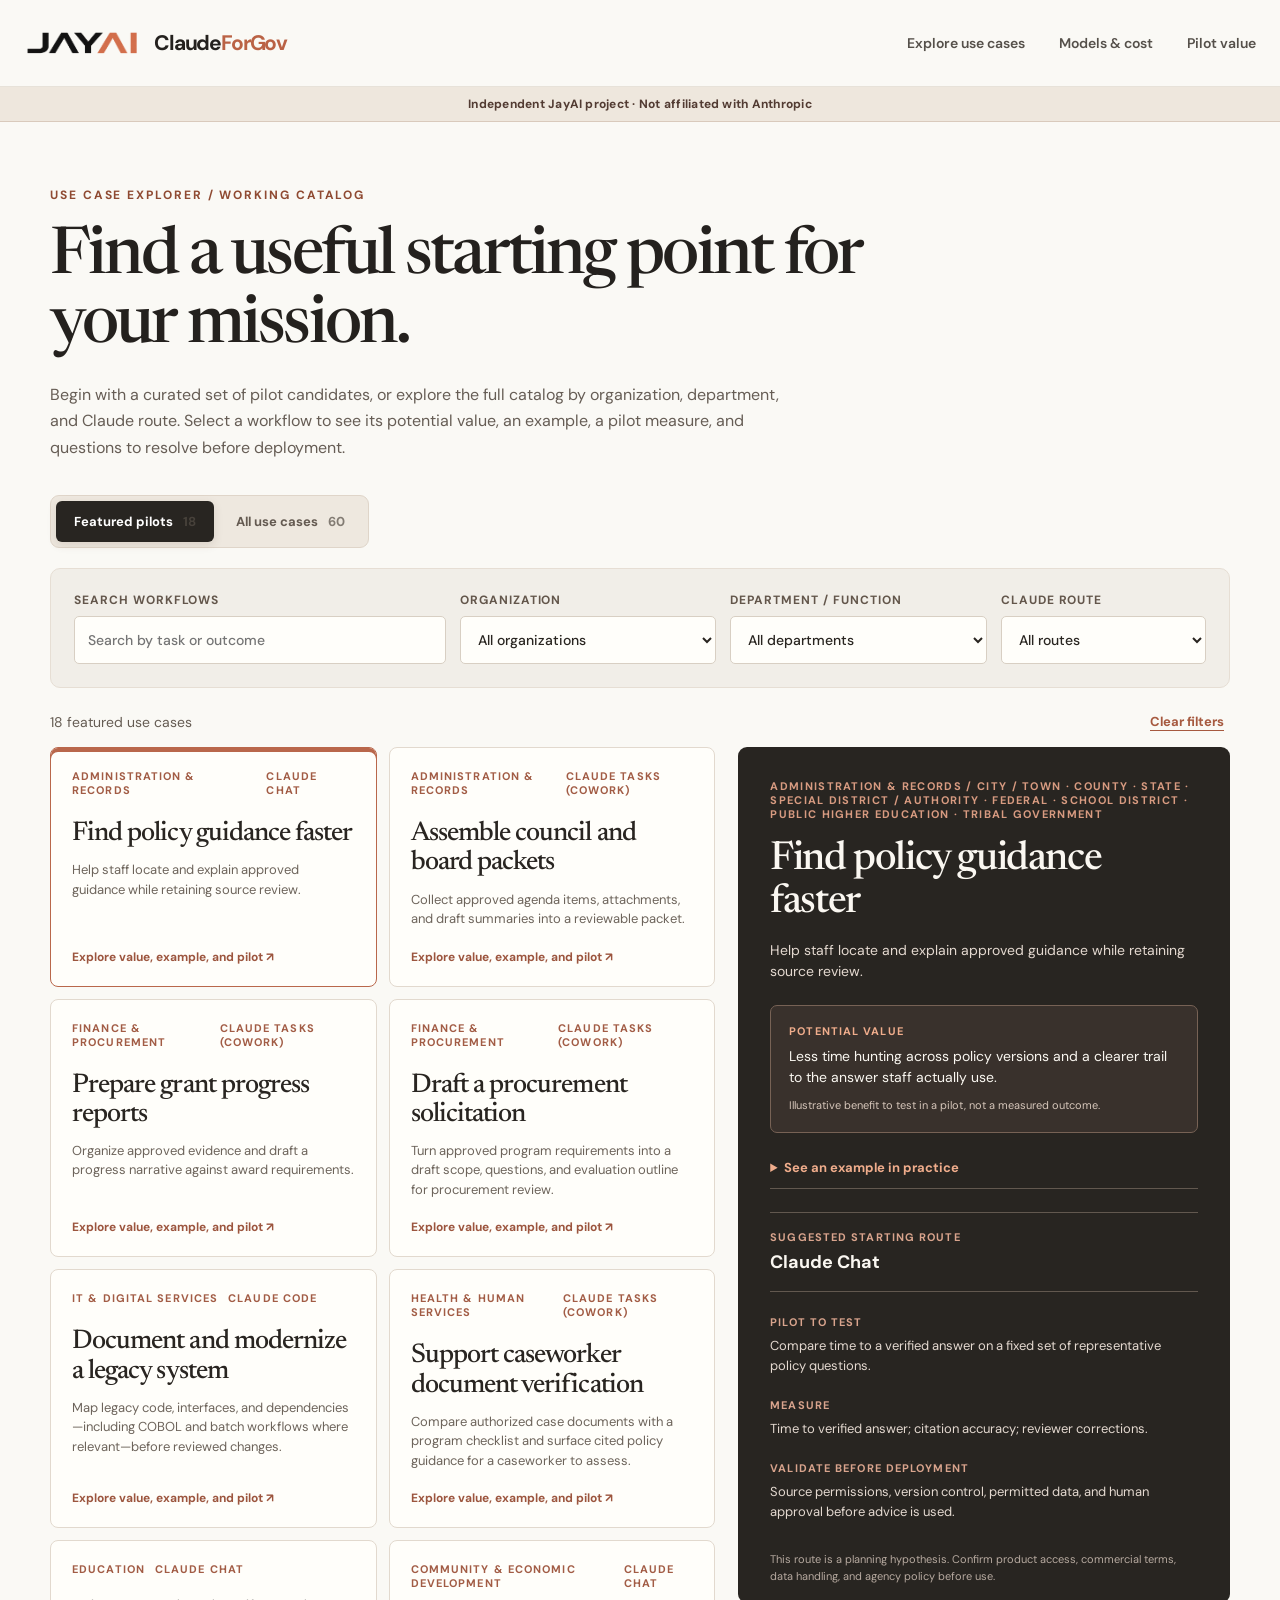
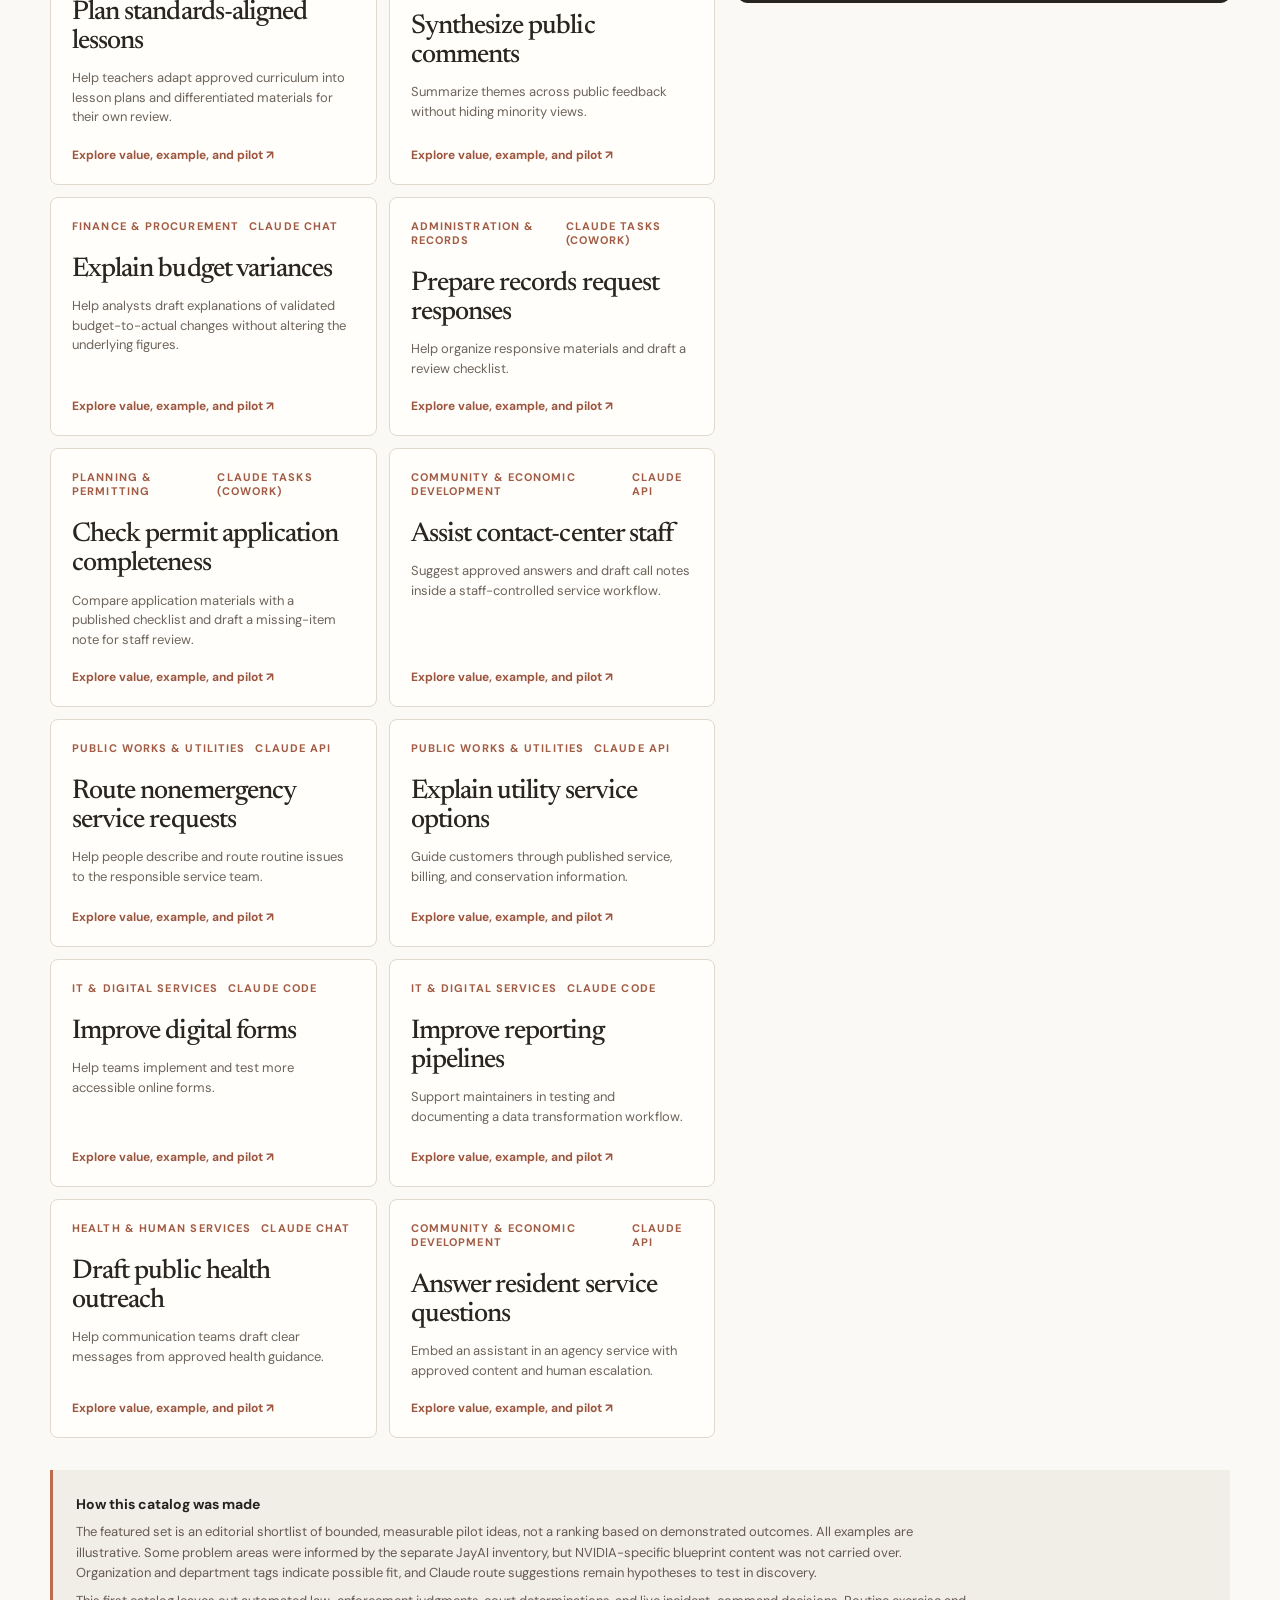
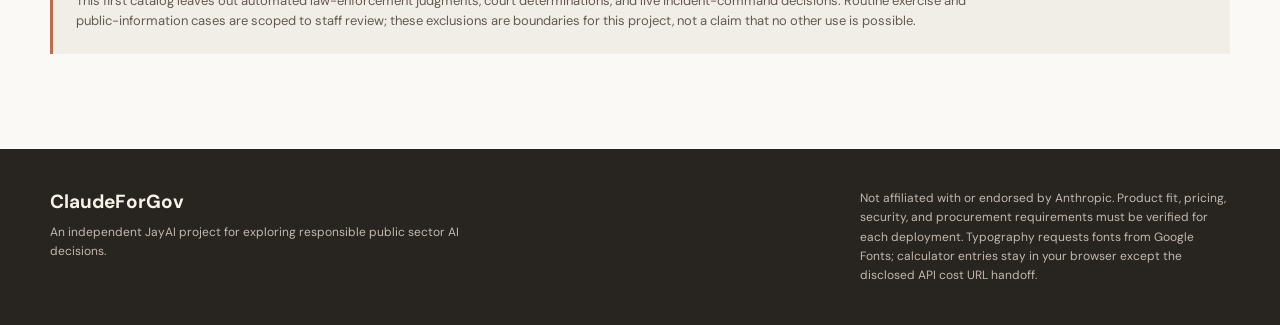
<file: use-cases.html>
<!doctype html>
<html lang="en">
  <head>
    <meta charset="UTF-8" />
    <meta name="viewport" content="width=device-width, initial-scale=1" />
    <meta name="theme-color" content="#faf9f5" />
    <meta name="description" content="Explore government workflows where Claude may help, with suggested product routes, pilot measures, and deployment questions." />
    <title>Government Use Cases | ClaudeForGov</title>
    <link rel="icon" href="assets/jayai-favicon.svg" type="image/svg+xml" />
    <link rel="stylesheet" href="styles.css?v=mobile-flow-2" />
    <link rel="stylesheet" href="use-cases.css?v=value-guide-1" />
    <script src="use-cases-data.js?v=catalog-60" defer></script>
    <script src="use-case-insights.js?v=value-guide-1" defer></script>
    <script src="use-cases.js?v=value-guide-1" defer></script>
  </head>
  <body>
    <a class="skip-link" href="#main">Skip to content</a>
    <header class="site-header"><div class="header-inner"><a class="brand" href="index.html" aria-label="ClaudeForGov home"><img src="assets/jayai-wordmark-transparent.png" alt="" width="120" height="34" /><span>Claude<span class="brand-accent">ForGov</span></span></a><nav aria-label="Main navigation"><a href="use-cases.html" aria-current="page">Explore use cases</a><a href="models.html">Models & cost</a><a href="pilot-value.html">Pilot value</a></nav></div></header>
    <p class="independence-banner">Independent JayAI project · Not affiliated with Anthropic</p>
    <main id="main" class="catalog wrap">
      <div class="catalog-intro"><p class="eyebrow">Use case explorer / working catalog</p><h1>Find a useful starting point for your mission.</h1><p>Begin with a curated set of pilot candidates, or explore the full catalog by organization, department, and Claude route. Select a workflow to see its potential value, an example, a pilot measure, and questions to resolve before deployment.</p></div>
      <div class="catalog-view" role="group" aria-label="Catalog view"><button id="view-featured" type="button" aria-pressed="true">Featured pilots <span>18</span></button><button id="view-all" type="button" aria-pressed="false">All use cases <span>60</span></button></div>
      <button class="filter-toggle" id="filter-toggle" type="button" aria-expanded="false" aria-controls="catalog-controls">Filters <span aria-hidden="true">▾</span></button>
      <div class="catalog-controls" id="catalog-controls" aria-label="Filter use cases"><label class="search-label" for="case-search">Search workflows<input id="case-search" type="search" placeholder="Search by task or outcome" autocomplete="off" /></label><label for="org-filter">Organization<select id="org-filter"><option value="all">All organizations</option></select></label><label for="department-filter">Department / function<select id="department-filter"><option value="all">All departments</option></select></label><label for="route-filter">Claude route<select id="route-filter"><option value="all">All routes</option><option value="Chat">Chat</option><option value="Cowork">Claude tasks (Cowork)</option><option value="Code">Code</option><option value="API">API</option></select></label></div>
      <div class="catalog-summary"><span id="result-count" role="status" aria-live="polite">18 featured use cases</span><button id="clear-filters" type="button">Clear filters</button></div>
      <div class="catalog-layout"><div class="case-grid" id="case-grid" aria-label="Use cases"></div><aside class="case-detail" id="case-detail" tabindex="0" aria-label="Selected use case details" aria-live="polite" aria-atomic="true"><p class="detail-kicker">Select a use case</p><h2>Explore a workflow</h2><p>Choose a card to inspect its potential value, likely route, pilot measure, and deployment questions.</p></aside></div>
      <div class="catalog-method"><strong>How this catalog was made</strong><p>The featured set is an editorial shortlist of bounded, measurable pilot ideas, not a ranking based on demonstrated outcomes. All examples are illustrative. Some problem areas were informed by the separate JayAI inventory, but NVIDIA-specific blueprint content was not carried over. Organization and department tags indicate possible fit, and Claude route suggestions remain hypotheses to test in discovery.</p><p>This first catalog leaves out automated law-enforcement judgments, court determinations, and live incident-command decisions. Routine exercise and public-information cases are scoped to staff review; these exclusions are boundaries for this project, not a claim that no other use is possible.</p></div>
    </main>
    <footer class="site-footer"><div class="wrap footer-inner"><div><strong>ClaudeForGov</strong><p>An independent JayAI project for exploring responsible public sector AI decisions.</p></div><p>Not affiliated with or endorsed by Anthropic. Product fit, pricing, security, and procurement requirements must be verified for each deployment. Typography requests fonts from Google Fonts; calculator entries stay in your browser except the disclosed API cost URL handoff.</p></div></footer>
  <noscript><p class="noscript-note">This interactive planner needs JavaScript to calculate and show use cases.</p></noscript>
  </body>
</html>
</file>
<file: styles.css>
@import url('https://fonts.googleapis.com/css2?family=DM+Sans:wght@400;500;600;700&family=Newsreader:opsz,wght@6..72,400;6..72,500;6..72,600&display=swap');

:root{font-family:'DM Sans',system-ui,sans-serif;color:#24211e;background:#faf9f5;font-synthesis:none;scroll-behavior:smooth}
*{box-sizing:border-box}body{margin:0}button,a{font:inherit}a{color:inherit;text-decoration:none}button{cursor:pointer;color:inherit}img{display:block;max-width:100%}.wrap{width:min(1180px,calc(100% - 48px));margin-inline:auto}.skip-link{position:absolute;left:16px;top:-80px;background:#24211e;color:#fff;padding:12px;z-index:10}.skip-link:focus{top:10px}a:focus-visible,button:focus-visible{outline:3px solid #bd694b;outline-offset:4px}
.site-header{border-bottom:1px solid #e7e2d9;background:#faf9f5}.header-inner{width:min(1280px,calc(100% - 48px));margin:auto;min-height:86px;display:flex;align-items:center;justify-content:space-between;gap:30px}.brand{display:flex;align-items:center;gap:10px;font-size:21px;font-weight:700;letter-spacing:-.055em;white-space:nowrap}.brand img{width:120px;height:34px;object-fit:cover;}.brand-accent{color:#ba6245}.site-header nav{display:flex;gap:34px;font-size:14px;font-weight:600;color:#55504a}.site-header nav a:hover,.text-link:hover{color:#b96043}
.hero{min-height:595px;display:grid;grid-template-columns:minmax(0,1.08fr) minmax(0,.92fr);align-items:center;gap:56px;padding-block:72px 64px}.eyebrow{font-size:12px;font-weight:700;letter-spacing:.16em;text-transform:uppercase;color:#a9573d;margin:0 0 21px}.eyebrow-rule{display:inline-block;width:25px;height:1px;background:currentColor;vertical-align:middle;margin-right:10px}.hero h1,.section-heading h2,.approach-layout h2{font-family:Newsreader,Georgia,serif;letter-spacing:-.045em;font-weight:500}.hero h1{font-size:clamp(51px,5.6vw,80px);line-height:1.02;max-width:720px;margin:0}.hero h1 em{font-weight:400;color:#b85e40}.hero-lede{font-size:18px;line-height:1.65;max-width:590px;color:#625b54;margin:26px 0 33px}.hero-actions{display:flex;align-items:center;gap:27px;flex-wrap:wrap}.button{display:inline-flex;align-items:center;justify-content:center;gap:35px;padding:17px 22px;border-radius:6px;font-weight:700;font-size:14px}.button-primary{background:#25221f;color:white}.button-primary:hover{background:#a9573d}.button span{font-size:18px;line-height:0}.text-link{font-size:14px;font-weight:700;border-bottom:1px solid #c7bfb6;padding-bottom:5px}.text-link span{margin-left:9px}
.hero-path{min-height:445px;min-width:0;padding:28px 31px 26px;border:1px solid #e5d9ca;border-radius:16px;background:linear-gradient(145deg,#f5eee5,#eee8dd);box-shadow:0 24px 65px #5138290b}.path-heading{display:flex;justify-content:space-between;gap:15px;padding-bottom:17px;border-bottom:1px solid #d9cbbd;color:#a35e46;font-size:11px;font-weight:700;letter-spacing:.14em;text-transform:uppercase}.path-steps{list-style:none;margin:0;padding:0}.path-steps li{display:grid;grid-template-columns:42px minmax(0,1fr);gap:17px;align-items:center;min-height:88px;border-bottom:1px solid #e0d5c8}.path-steps li:last-child{border-bottom:0}.path-number{font-family:Newsreader,Georgia,serif;font-size:26px;color:#b9674b}.path-steps strong{display:block;font-family:Newsreader,Georgia,serif;font-size:26px;font-weight:500;letter-spacing:-.025em;line-height:1.1}.path-steps p{margin:5px 0 0;color:#6d6259;font-size:12px;line-height:1.45}
.trust-line{display:flex;align-items:center;justify-content:center;gap:37px;padding:23px 0 34px;color:#71685f;font-size:13px;font-weight:700;border-top:1px solid #e9e3da}.principle-separator{width:5px;height:5px;flex:0 0 5px;border-radius:50%;background:#ba7056}
.explore-section{background:#f1eee8;padding:91px 0 103px}.section-heading{display:flex;align-items:end;justify-content:space-between;gap:55px;margin-bottom:34px}.section-heading .eyebrow{margin-bottom:13px}.section-heading h2,.approach-layout h2{font-size:clamp(38px,4vw,56px);line-height:1.08;margin:0;max-width:650px}.section-heading>p{max-width:340px;margin:0 0 4px;color:#716960;font-size:14px;line-height:1.6}.explore-layout{display:grid;grid-template-columns:1fr .88fr;gap:23px}.scenario-list{display:grid;gap:10px}.scenario{background:#faf9f5;border:1px solid #e3ddd4;border-radius:9px;display:flex;align-items:center;text-align:left;gap:20px;min-height:98px;padding:20px 23px;color:#2b2723;transition:background .18s,border-color .18s,transform .18s}.scenario:hover{border-color:#bb806c;transform:translateY(-2px)}.scenario.is-active{background:#fffdf9;border-color:#b96447;box-shadow:inset 4px 0 #ba6245,0 9px 24px #4a37200d}.scenario-number{align-self:flex-start;font-family:Newsreader,serif;font-size:21px;color:#b5694f}.scenario-text{display:grid;gap:6px;flex:1}.scenario-text strong{font-size:16px}.scenario-text small{font-size:13px;line-height:1.4;color:#746b62}.scenario-arrow{color:#a35d47;font-size:21px}.recommendation{background:#282521;color:#fbf8f3;border-radius:10px;min-height:425px;padding:34px 38px;display:flex;flex-direction:column}.recommendation-top{display:flex;justify-content:space-between;gap:15px;font-size:11px;font-weight:700;letter-spacing:.13em;text-transform:uppercase;color:#d2b5a4}.recommendation h3{font-family:Newsreader,serif;font-weight:500;font-size:43px;letter-spacing:-.035em;margin:30px 0 7px}.result-purpose{font-size:15px;line-height:1.55;color:#e1d8cf;margin:0}.result-divider{height:1px;background:#5c554e;margin:27px 0 23px}.result-details{display:grid;grid-template-columns:1fr 1fr;gap:24px;margin:0}.result-details dt{font-size:11px;letter-spacing:.12em;text-transform:uppercase;font-weight:700;color:#e7a487;margin-bottom:9px}.result-details dd{margin:0;font-size:13px;line-height:1.5;color:#e0d7cd}.result-note{margin:auto 0 0;padding-top:24px;font-size:11px;color:#b9afa5;line-height:1.4}
.routes-section{padding-block:95px 105px}.route-grid{display:grid;grid-template-columns:repeat(4,minmax(0,1fr));gap:15px}.route-card{min-height:285px;border:1px solid #e3dcd2;border-radius:9px;background:#fffefa;padding:25px 24px;display:flex;flex-direction:column}.route-card-index{color:#ae6147;font-size:11px;letter-spacing:.12em;text-transform:uppercase;font-weight:700}.route-card h3{font-family:Newsreader,serif;font-size:30px;font-weight:500;letter-spacing:-.035em;margin:43px 0 9px}.route-card p{font-size:14px;line-height:1.55;color:#6a625a;margin:0}.route-card-foot{display:flex;justify-content:space-between;gap:8px;color:#a4573e;font-size:12px;font-weight:700;border-top:1px solid #ece5db;padding-top:17px;margin-top:auto}.route-card-foot span{font-size:17px;line-height:0}
.approach-section{background:#e9ded1;padding:86px 0 93px}.approach-layout{display:grid;grid-template-columns:1fr .85fr;gap:100px}.approach-layout h2{max-width:500px}.approach-layout>div>p:last-child{font-size:16px;line-height:1.65;color:#5c544d;max-width:530px}.approach-steps{list-style:none;padding:0;margin:0}.approach-steps li{display:flex;gap:23px;padding:17px 0;border-bottom:1px solid #cdbeb0}.approach-steps li:first-child{border-top:1px solid #cdbeb0}.approach-steps li>span{font-family:Newsreader,serif;font-size:25px;color:#a85d43}.approach-steps strong{font-size:15px}.approach-steps p{font-size:13px;line-height:1.5;color:#6a625a;margin:5px 0 0}.site-footer{background:#282521;color:#f8f2e9;padding:40px 0}.footer-inner{display:flex;justify-content:space-between;gap:40px}.footer-inner>div{max-width:420px}.footer-inner strong{font-size:19px}.footer-inner p{font-size:12px;line-height:1.6;color:#c2b8ae;margin:9px 0 0}.footer-inner>p{max-width:370px;margin:0}
@media(max-width:960px){.hero{gap:25px}.hero-path{padding:22px;min-height:390px}.path-steps li{min-height:78px}.path-steps strong{font-size:23px}.route-grid{grid-template-columns:repeat(2,1fr)}.approach-layout{gap:50px}.explore-layout{grid-template-columns:1fr}.recommendation{min-height:370px}}
@media(max-width:680px){.wrap,.header-inner{width:min(100% - 32px,1180px)}.header-inner{min-height:92px;flex-wrap:wrap;align-content:center;gap:8px}.brand{font-size:19px}.brand img{width:96px;height:29px}.site-header nav{width:100%;gap:18px;font-size:11px;overflow-x:auto;white-space:nowrap;padding-bottom:3px}.hero{display:flex;flex-direction:column;align-items:stretch;gap:35px;padding-block:57px 30px;min-height:0}.hero h1{font-size:clamp(47px,12vw,65px)}.hero-lede{font-size:16px}.hero-path{min-height:0;padding:19px 21px;border-radius:12px}.path-heading{padding-bottom:12px;font-size:10px}.path-steps li{grid-template-columns:32px minmax(0,1fr);gap:12px;min-height:66px}.path-number{font-size:22px}.path-steps strong{font-size:21px}.path-steps p{font-size:11px;margin-top:2px}.trust-line{gap:12px;justify-content:space-between;font-size:10px;text-align:center;padding:20px 0 24px}.principle-separator{width:4px;height:4px;flex-basis:4px}.explore-section,.routes-section,.approach-section{padding-block:65px}.section-heading{display:block}.section-heading h2,.approach-layout h2{font-size:42px}.section-heading>p{max-width:100%;margin-top:17px}.scenario{min-height:88px;padding:17px;gap:13px}.scenario-text strong{font-size:14px}.scenario-text small{font-size:12px}.recommendation{padding:27px 24px}.result-details{grid-template-columns:1fr;gap:17px}.route-grid{grid-template-columns:1fr}.route-card{min-height:220px}.route-card h3{margin-top:26px}.approach-layout{grid-template-columns:1fr;gap:30px}.footer-inner{display:block}.footer-inner>p{margin-top:25px}}
@media(prefers-reduced-motion:reduce){:root{scroll-behavior:auto}.scenario{transition:none}}
.independence-banner{margin:0;background:#eee7dd;border-bottom:1px solid #d9cabc;color:#523b32;padding:9px 24px;text-align:center;font-size:12px;font-weight:700;letter-spacing:.02em}
.field-error{display:block;color:#9c382c;font-size:11px;line-height:1.4;font-weight:700;margin:4px 0 0}
.field-error:empty{display:none}
[aria-invalid="true"]{border-color:#9c382c!important}
.noscript-note{padding:16px;text-align:center;background:#fff1e7;color:#592e21}
.eyebrow,.route-card-index{color:#8f4a32}
.site-header nav a{display:inline-flex;align-items:center;min-height:30px}
.catalog-view button span{opacity:1;color:#554e46}
.recommendation-next{display:inline-flex;align-items:center;justify-content:space-between;gap:16px;margin-top:23px;padding:13px 16px;border-radius:5px;background:#e89a76;color:#282521;font-size:13px;font-weight:700}
.recommendation-next:hover{background:#f3b28e}
@media(max-width:680px){.recommendation{min-height:0;scroll-margin-top:16px}.recommendation h3{margin-top:22px}.recommendation-next{width:100%}}
.mobile-live-summary{display:none}
@media(max-width:680px){.mobile-live-summary:not([hidden]){position:fixed;z-index:20;left:0;right:0;bottom:0;display:flex;align-items:center;justify-content:space-between;gap:14px;min-height:68px;padding:10px 18px calc(10px + env(safe-area-inset-bottom));background:#282521;color:#faf7f1;box-shadow:0 -8px 30px #24211e33}.mobile-live-summary span{display:grid;gap:3px;min-width:0}.mobile-live-summary small{font-size:10px;line-height:1.2;color:#e2b199}.mobile-live-summary strong{font-size:16px;line-height:1.2;overflow-wrap:anywhere}.mobile-live-summary .mobile-summary-arrow{display:block;font-size:20px;color:#e89a76}.mobile-live-summary:focus-visible{outline:3px solid #e89a76;outline-offset:-4px}}
.government-availability{margin-top:24px;padding:20px 24px;border:1px solid #dfd5c9;border-radius:9px;background:#f4f0e9}.government-availability strong{font-size:13px}.government-availability p{max-width:920px;color:#635b53;font-size:13px;line-height:1.6;margin:8px 0 0}.government-availability a{color:#8f4a32;text-decoration:underline;text-underline-offset:3px;font-weight:700}.government-availability details{margin-top:10px}.government-availability summary{color:#8f4a32;font-size:13px;font-weight:700;cursor:pointer}.government-availability summary:focus-visible{outline:3px solid #bd694b;outline-offset:3px}
</file>
<file: models.css>
.models-page{padding-block:70px 100px}.model-intro{display:grid;grid-template-columns:minmax(0,1.4fr) minmax(270px,.6fr);gap:65px;align-items:end;padding-bottom:82px}.model-intro h1{font:500 clamp(50px,5.5vw,76px)/1.04 Newsreader,Georgia,serif;letter-spacing:-.045em;margin:0;max-width:780px}.model-intro h1 em{color:#b85e40;font-weight:400}.model-intro>div>p:not(.eyebrow){max-width:660px;color:#625b54;font-size:17px;line-height:1.65;margin:22px 0 26px}.scope-note{background:#efe8de;border:1px solid #e2d5c7;border-radius:10px;padding:27px}.scope-note strong{font-size:14px}.scope-note p{font-size:13px;line-height:1.6;color:#61584f}.scope-note a,.model-source a,.boundary-footer a{color:#9c5038;text-decoration:underline;text-underline-offset:3px;font-weight:700}.scope-note a{font-size:12px}.scope-note span{display:block;font-size:11px;color:#74665b;margin-top:16px}.model-section{padding:66px 0 72px;border-top:1px solid #e7e0d8}.model-grid{display:grid;grid-template-columns:repeat(4,minmax(0,1fr));gap:13px}.model-card{text-align:left;display:flex;flex-direction:column;min-width:0;min-height:386px;padding:23px;border:1px solid #dfd6ca;border-radius:10px;background:#fffefa;transition:border-color .18s,transform .18s}.model-card:hover{border-color:#b66549;transform:translateY(-2px)}.model-card.is-selected{border-color:#b66549;box-shadow:inset 0 4px #b66549,0 9px 24px #4a37200d}.model-card-top{display:flex;justify-content:space-between;color:#a65b41;font-size:11px;text-transform:uppercase;letter-spacing:.11em;font-weight:700}.model-card-top span:last-child{font-size:18px;line-height:1}.model-card>strong{font:500 29px/1.05 Newsreader,Georgia,serif;letter-spacing:-.035em;margin:35px 0 13px}.model-fit{color:#645b52;font-size:13px;line-height:1.5;min-height:80px}.model-specs{display:flex;gap:12px;flex-wrap:wrap;color:#6b6258;font-size:11px;margin-top:auto;padding:15px 0;border-top:1px solid #e8e0d6}.model-specs b{color:#29251f}.model-prices{display:grid;grid-template-columns:1fr 1fr;gap:12px;padding:14px 0;border-top:1px solid #e8e0d6}.model-prices small{display:block;color:#6c6259;font-size:10px}.model-prices b{font:500 28px Newsreader,Georgia,serif}.model-select{font-size:11px;font-weight:700;color:#a35840}.model-source{font-size:12px;line-height:1.5;color:#746b63;margin:21px 0 0}.calculator-section{padding:70px 0;background:#f1eee8;box-shadow:0 0 0 100vmax #f1eee8;clip-path:inset(0 -100vmax)}.calculator-layout{display:grid;grid-template-columns:minmax(0,.9fr) minmax(0,1.1fr);gap:22px;align-items:stretch}.estimate-form{background:#fffefa;border:1px solid #e0d7cb;border-radius:10px;padding:30px;display:flex;flex-direction:column}.selected-label{display:flex;justify-content:space-between;gap:15px;border-bottom:1px solid #e8e0d8;padding-bottom:23px;margin-bottom:21px;color:#6f655c;font-size:12px}.selected-label strong{color:#a75b42}.estimate-form label{font-size:13px;font-weight:700;margin-top:14px}.estimate-form label small{display:block;font-size:11px;line-height:1.4;color:#786e64;font-weight:400;margin:5px 0 9px}.estimate-form input{width:100%;height:48px;padding:0 13px;border:1px solid #d4c9bc;border-radius:5px;background:#fff;color:#292521;font:600 16px 'DM Sans',sans-serif}.estimate-form input:focus-visible{outline:3px solid #bd694b;outline-offset:2px}.form-help{color:#72675e;font-size:11px;line-height:1.5;margin:23px 0 0}.form-error{font-size:12px;color:#9c382c;font-weight:700}.estimate-results{background:#292521;color:#faf7f1;border-radius:10px;padding:34px 38px}.result-kicker{font-size:11px;text-transform:uppercase;letter-spacing:.13em;color:#db9a7c;font-weight:700}.estimate-total{font:500 clamp(55px,6vw,82px)/1 Newsreader,Georgia,serif;letter-spacing:-.04em;margin:23px 0 5px}.total-caption{font-size:12px;color:#c9bcb0}.cost-breakdown{margin:37px 0 0}.cost-breakdown div{display:flex;justify-content:space-between;gap:16px;padding:13px 0;border-bottom:1px solid #544c45;font-size:13px}.cost-breakdown dt{color:#d7c9bd}.cost-breakdown dd{margin:0;font-weight:700}.cost-breakdown .cost-total{border-bottom:0;font-size:15px;padding-top:20px}.cost-total dd{color:#eaa380}.formula{border-top:1px solid #544c45;padding-top:17px;color:#bdb0a5;font-size:11px;line-height:1.5;margin:17px 0 0}.comparison{margin-top:31px}.comparison h3{font:500 29px Newsreader,Georgia,serif;margin:0 0 7px}.comparison>p{color:#675e55;font-size:13px;line-height:1.5;margin:0 0 17px}.comparison-scroll{overflow-x:auto;border:1px solid #ded3c6;border-radius:8px;background:#fffefa}.comparison table{border-collapse:collapse;width:100%;min-width:620px;font-size:13px}.comparison th,.comparison td{padding:16px 20px;text-align:right;border-bottom:1px solid #e8e0d8}.comparison tr:last-child th,.comparison tr:last-child td{border-bottom:0}.comparison th:first-child{text-align:left}.comparison thead{background:#e9dfd3;color:#65584d;font-size:11px;text-transform:uppercase;letter-spacing:.06em}.comparison tbody th{font-weight:600}.comparison tbody tr.is-selected{background:#f8ece2}.row-selected{color:#9f553d;font-size:10px;margin-left:7px;text-transform:uppercase}.boundaries{display:grid;grid-template-columns:.65fr 1.35fr;gap:55px;padding:86px 0 0}.boundaries h2{font:500 clamp(38px,4vw,53px)/1.08 Newsreader,Georgia,serif;letter-spacing:-.04em;margin:0}.boundary-grid{display:grid;grid-template-columns:repeat(3,1fr);gap:17px}.boundary-grid>div{border-top:2px solid #b8694d;padding-top:18px}.boundary-grid strong{font-size:13px}.boundary-grid p{color:#6b6158;font-size:12px;line-height:1.55}.boundary-footer{grid-column:1/-1;border-top:1px solid #e2dbd2;padding-top:22px;color:#665d54;font-size:12px;line-height:1.6;margin:0}.visually-hidden{position:absolute;width:1px;height:1px;padding:0;margin:-1px;overflow:hidden;clip:rect(0,0,0,0);white-space:nowrap;border:0}
@media(max-width:1050px){.model-grid{grid-template-columns:repeat(2,1fr)}.model-card{min-height:320px}.model-fit{min-height:0}.boundaries{grid-template-columns:1fr;gap:28px}}
@media(max-width:680px){.models-page{padding-block:48px 70px}.model-intro{grid-template-columns:1fr;gap:30px;padding-bottom:60px}.model-intro h1{font-size:50px}.model-grid{grid-template-columns:1fr}.model-card{min-height:0}.model-card>strong{margin-top:23px}.model-fit{margin-bottom:27px}.model-section{padding:56px 0}.calculator-section{padding:60px 0}.calculator-layout{grid-template-columns:1fr}.estimate-form,.estimate-results{padding:25px}.estimate-total{font-size:62px}.boundary-grid{grid-template-columns:1fr}.boundaries{padding-top:65px}}
@media(prefers-reduced-motion:reduce){.model-card{transition:none}}
.pilot-next{display:inline-flex;gap:30px;align-items:center;background:#292521;color:#fff;padding:16px 20px;border-radius:5px;margin-top:25px;font-size:13px;font-weight:700}.pilot-next:hover{background:#a65b41}.pilot-next span{font-size:18px}
.reset-estimate{align-self:flex-start;background:transparent;border:0;color:#9d543c;text-decoration:underline;text-underline-offset:3px;font-size:11px;font-weight:700;padding:0;margin-top:15px}
.model-limit-note{margin:12px 0;padding:10px 12px;border:1px solid #e7b08a;border-radius:5px;background:#493029;color:#fff;font-size:12px;line-height:1.5}
.pilot-next[aria-disabled="true"]{opacity:.55;cursor:not-allowed;text-decoration:none}
.comparison-scroll:focus-visible{outline:3px solid #8f4a32;outline-offset:3px}
.estimate-total{overflow-wrap:anywhere}
.calculator-jump{margin-left:22px}
@media(max-width:680px){.calculator-jump{display:inline-block;margin:20px 0 0}.estimate-results{scroll-margin-top:16px}}
</file>
<file: pilot-value.css>
.pilot-page{padding:72px 0 100px}.pilot-intro{max-width:870px}.pilot-intro h1{font:500 clamp(53px,5.7vw,80px)/1.03 Newsreader,Georgia,serif;letter-spacing:-.045em;margin:0}.pilot-intro h1 em{color:#b85e40;font-weight:400}.pilot-intro>p:last-child{font-size:17px;line-height:1.65;color:#665d54;max-width:790px;margin:23px 0 0}.pilot-context{display:grid;grid-template-columns:minmax(0,1.2fr) minmax(250px,.8fr);gap:40px;background:#eee7de;border:1px solid #e0d3c5;border-radius:12px;padding:30px 34px;margin:61px 0 82px}.pilot-context .eyebrow{margin:0 0 11px}.pilot-context h2{font:500 35px/1.1 Newsreader,Georgia,serif;margin:0 0 8px;letter-spacing:-.035em}.pilot-context p:not(.eyebrow){font-size:13px;line-height:1.55;color:#655b51;margin:0}.pilot-context .context-route{color:#a35a40!important;font-weight:700;margin-top:13px!important}.context-actions{display:flex;flex-direction:column;gap:13px}.context-actions label{display:grid;gap:8px;color:#685b50;font-size:11px;font-weight:700;letter-spacing:.08em;text-transform:uppercase}.context-actions select{min-width:0;width:100%;height:46px;padding:0 10px;border:1px solid #d2c4b5;background:#fffefa;border-radius:5px;color:#292521;font:500 13px 'DM Sans',sans-serif;text-transform:none;letter-spacing:0}.context-actions a,.pilot-form a,.pilot-method a{color:#9d543c;text-decoration:underline;text-underline-offset:3px;font-size:12px;font-weight:700}.context-actions a{align-self:flex-start}.pilot-workbench{padding-bottom:80px}.workbench-layout{display:grid;grid-template-columns:minmax(0,1fr) minmax(0,.91fr);gap:23px;align-items:start}.pilot-form{border:1px solid #e1d8cc;background:#fffefa;border-radius:10px;padding:29px}.pilot-form fieldset{border:0;padding:0;margin:0 0 32px;min-width:0}.pilot-form legend{font:500 28px Newsreader,Georgia,serif;letter-spacing:-.025em;padding:0 0 20px}.pilot-form fieldset+fieldset{border-top:1px solid #e6ddd2;padding-top:27px}.field-grid{display:grid;grid-template-columns:repeat(2,minmax(0,1fr));gap:21px 15px}.field-grid label{display:flex;flex-direction:column;min-width:0;font-size:12px;font-weight:700;color:#403a34}.field-grid small{font-size:11px;line-height:1.35;color:#7a7066;font-weight:400;margin:5px 0 8px;min-height:30px}.field-grid input{width:100%;height:45px;padding:0 12px;border:1px solid #d4c9bd;background:white;border-radius:5px;color:#292520;font:600 15px 'DM Sans',sans-serif}.field-grid input:focus-visible,.context-actions select:focus-visible{outline:3px solid #bd694b;outline-offset:2px}.input-prefix,.input-suffix{position:relative}.input-prefix span,.input-suffix span{position:absolute;top:13px;color:#817367;font-size:13px}.input-prefix span{left:13px}.input-prefix input{padding-left:28px}.input-suffix span{right:14px}.input-suffix input{padding-right:30px}.cost-note{font-size:11px;line-height:1.5;color:#6f655b;margin:0 0 10px}.form-error{font-size:12px;color:#a0392c;font-weight:700}.reset-button{background:transparent;border:0;padding:0;font-size:12px;font-weight:700;color:#9b543d;text-decoration:underline;text-underline-offset:4px}.pilot-results{background:#292521;color:#faf7f1;border-radius:10px;padding:36px}.result-kicker{font-size:11px;letter-spacing:.12em;text-transform:uppercase;color:#dba084;font-weight:700;margin:0}.hero-result{font:500 clamp(62px,6vw,83px)/1 Newsreader,Georgia,serif;letter-spacing:-.045em;margin:24px 0 4px;overflow-wrap:anywhere}.hero-result.negative{color:#ed9474}.result-qualifier{font-size:12px;color:#c8b9ac;margin:0 0 32px}.result-grid{display:grid;grid-template-columns:1fr 1fr;gap:0 22px}.result-grid>div{border-top:1px solid #554c44;padding:17px 0;display:flex;flex-direction:column;gap:8px}.result-grid span{font-size:11px;color:#c9b9ac}.result-grid strong{font-size:21px;font-weight:600}.math-note{border-top:1px solid #554c44;margin-top:16px;padding-top:19px}.math-note strong{font-size:12px;color:#dda084}.math-note p{font-size:11px;line-height:1.6;color:#c7b9ad;margin:8px 0 0}.evidence-section{border-top:1px solid #e7dfd5;padding:77px 0;display:grid;grid-template-columns:minmax(0,.8fr) minmax(0,1.2fr);gap:70px}.evidence-section h2{font:500 clamp(40px,4vw,55px)/1.06 Newsreader,Georgia,serif;letter-spacing:-.04em;margin:0}.evidence-section>div>p:last-child{font-size:14px;line-height:1.65;color:#665d54}.evidence-panel{border:1px solid #dfd5c9;background:#fffefa;border-radius:10px;padding:27px 31px}.evidence-panel>div{padding:16px 0;border-bottom:1px solid #e8e0d7}.evidence-panel>div:first-child{padding-top:0}.evidence-panel>div:last-child{border-bottom:0;padding-bottom:0}.evidence-panel span{font-size:11px;letter-spacing:.11em;text-transform:uppercase;color:#a75c42;font-weight:700}.evidence-panel p{font-size:13px;line-height:1.55;color:#524a43;margin:7px 0 0}.pilot-method{padding:26px 29px;background:#f0e9df;border-left:3px solid #bd694b}.pilot-method strong{font-size:14px}.pilot-method p{font-size:12px;line-height:1.6;color:#62584f;max-width:1000px;margin:9px 0 0}
@media(max-width:940px){.workbench-layout{grid-template-columns:1fr}.pilot-results{position:static}.evidence-section{gap:30px}}
@media(max-width:680px){.pilot-page{padding:50px 0 70px}.pilot-intro h1{font-size:50px}.pilot-context{grid-template-columns:1fr;gap:25px;padding:25px;margin:45px 0 65px}.pilot-context h2{font-size:31px}.pilot-workbench{padding-bottom:60px}.pilot-form,.pilot-results{padding:25px}.field-grid{grid-template-columns:1fr}.field-grid small{min-height:0}.hero-result{font-size:62px}.result-grid strong{font-size:18px}.evidence-section{grid-template-columns:1fr;padding:60px 0}.evidence-panel{padding:23px}.pilot-method{padding:23px}}
.evidence-worksheet{grid-column:1/-1;border:1px solid #dfd5c9;background:#f2ece4;border-radius:10px;padding:28px}.evidence-worksheet h3{font:500 30px Newsreader,Georgia,serif;letter-spacing:-.03em;margin:0 0 5px}.evidence-worksheet>p{font-size:12px;color:#6e6257;line-height:1.5;margin:0 0 22px}.evidence-fields{display:grid;grid-template-columns:repeat(2,minmax(0,1fr));gap:18px}.evidence-fields label{display:grid;gap:8px;font-size:12px;font-weight:700;color:#4b423a}.evidence-fields input,.evidence-fields textarea{width:100%;min-width:0;border:1px solid #d3c6b8;background:#fffefa;border-radius:5px;padding:11px 12px;color:#292521;font:500 13px 'DM Sans',sans-serif}.evidence-fields input{height:44px}.evidence-fields textarea{resize:vertical;line-height:1.5}.evidence-fields input:focus-visible,.evidence-fields textarea:focus-visible{outline:3px solid #bd694b;outline-offset:2px}.evidence-fields .evidence-wide{grid-column:1/-1}.evidence-worksheet .local-note{margin:18px 0 0;font-size:11px;color:#765f52}
@media(max-width:680px){.evidence-worksheet{padding:23px}.evidence-fields{grid-template-columns:1fr}}
.pilot-context .context-route{color:#8f4a32!important}
.example-intro{margin:-12px 0 20px;padding:15px 18px;background:#f0e9df;border-left:3px solid #a85d43;border-radius:3px;color:#55483e;font-size:14px;line-height:1.5}
.example-result{margin:0 0 20px;padding:10px 12px;border:1px solid #be8b71;border-radius:5px;color:#fff1e8;font-size:12px;font-weight:700;line-height:1.45}
.pilot-form a[hidden],.example-result[hidden]{display:none}
@media(max-width:680px){.pilot-results{scroll-margin-top:16px}}
</file>
<file: use-cases.css>
.catalog{padding-block:65px 95px}.catalog-intro{max-width:820px}.catalog-intro h1{font-family:Newsreader,Georgia,serif;font-size:clamp(46px,5.1vw,70px);font-weight:500;letter-spacing:-.045em;line-height:1.05;margin:0}.catalog-intro>p:last-child{font-size:16px;line-height:1.65;color:#665d55;max-width:760px;margin:21px 0 0}.catalog-controls{display:grid;grid-template-columns:1.45fr 1fr 1fr .8fr;gap:14px;margin-top:45px;padding:23px;background:#f1eee8;border:1px solid #e6ded4;border-radius:10px}.catalog-controls label{display:grid;gap:8px;color:#63564b;font-size:12px;font-weight:700;letter-spacing:.08em;text-transform:uppercase}.catalog-controls input,.catalog-controls select{width:100%;min-width:0;min-height:48px;border:1px solid #d8cfc3;border-radius:5px;background:#fffefa;color:#292520;padding:0 13px;font:500 14px 'DM Sans',sans-serif;letter-spacing:0;text-transform:none}.catalog-controls input:focus-visible,.catalog-controls select:focus-visible{outline:3px solid #bd694b;outline-offset:2px}.catalog-summary{display:flex;align-items:center;justify-content:space-between;margin:24px 0 16px;color:#655c53;font-size:14px}.catalog-summary button{border:0;background:transparent;color:#a6593f;font-size:13px;font-weight:700;text-decoration:underline;text-underline-offset:4px}.catalog-layout{display:grid;grid-template-columns:minmax(0,1.15fr) minmax(340px,.85fr);gap:23px;align-items:start}.case-grid{display:grid;grid-template-columns:repeat(2,minmax(0,1fr));gap:12px}.case-card{display:flex;flex-direction:column;min-height:228px;text-align:left;background:#fffefa;border:1px solid #e2d9ce;border-radius:8px;padding:21px;transition:border-color .16s,transform .16s}.case-card:hover{border-color:#b9674b;transform:translateY(-2px)}.case-card[aria-pressed="true"]{border-color:#b9674b;box-shadow:inset 0 4px #b9674b}.case-card-top{display:flex;justify-content:space-between;gap:10px;color:#a25c45;font-size:11px;font-weight:700;letter-spacing:.1em;text-transform:uppercase}.case-card h3{font-family:Newsreader,Georgia,serif;font-size:27px;font-weight:500;letter-spacing:-.025em;line-height:1.08;margin:25px 0 9px}.case-card p{color:#6b625a;font-size:13px;line-height:1.5;margin:0}.case-card-bottom{margin-top:auto;padding-top:20px;font-size:12px;color:#9c553e;font-weight:700}.case-detail{position:sticky;top:22px;min-height:520px;background:#282521;color:#faf7f1;border-radius:9px;padding:32px}.detail-kicker{color:#d89b81;font-size:11px;font-weight:700;text-transform:uppercase;letter-spacing:.12em;margin:0 0 18px}.case-detail h2{font-family:Newsreader,Georgia,serif;font-size:40px;letter-spacing:-.035em;line-height:1.08;font-weight:500;margin:0 0 13px}.case-detail>p:not(.detail-kicker){line-height:1.55;color:#e4d9d0;font-size:14px}.detail-route{margin:23px 0;padding:17px 0;border-top:1px solid #62584f;border-bottom:1px solid #62584f}.detail-route span{display:block;color:#d9a48d;font-size:11px;font-weight:700;letter-spacing:.1em;text-transform:uppercase;margin-bottom:6px}.detail-route strong{font-size:18px}.detail-section{margin-top:22px}.detail-section h3{font-size:11px;text-transform:uppercase;letter-spacing:.1em;color:#d9a48d;margin:0 0 7px}.detail-section p{font-size:13px;line-height:1.55;color:#e4d9d0;margin:0}.detail-disclaimer{font-size:11px!important;color:#b7aaa0!important;margin-top:28px}.empty-state{grid-column:1/-1;padding:42px;border:1px dashed #c9b9a9;border-radius:8px;color:#61574e;background:#fffefa}.empty-state strong{display:block;font-size:18px;margin-bottom:6px}.catalog-method{margin-top:32px;padding:23px;border-left:3px solid #bd6b4d;background:#f1eee8}.catalog-method strong{font-size:14px}.catalog-method p{font-size:13px;line-height:1.55;color:#655a51;max-width:900px;margin:8px 0 0}
@media(max-width:1100px){.catalog-controls{grid-template-columns:repeat(2,minmax(0,1fr))}}@media(max-width:950px){.catalog-layout{grid-template-columns:1fr}.case-detail{position:static;min-height:0}}@media(max-width:640px){.catalog{padding-block:48px 70px}.catalog-intro h1{font-size:48px}.catalog-controls{grid-template-columns:1fr;padding:17px;margin-top:32px}.case-grid{grid-template-columns:1fr}.case-card{min-height:180px}.case-card h3{margin-top:18px}.case-detail{padding:26px}.case-detail h2{font-size:35px}}
.case-card h3{color:#24211e}
.catalog-view{display:inline-flex;max-width:100%;gap:4px;margin-top:34px;padding:5px;background:#eee8df;border:1px solid #dfd5c9;border-radius:9px}.catalog-view button{border:0;border-radius:6px;background:transparent;color:#645a51;padding:12px 18px;font-size:13px;font-weight:700;white-space:nowrap}.catalog-view button[aria-pressed="true"]{background:#282521;color:#fff;box-shadow:0 3px 10px #51382920}.catalog-view button span{margin-left:7px;opacity:.7}.catalog-controls{margin-top:20px}.empty-show-all{display:block;margin-top:20px;padding:10px 14px;border:1px solid #a45b42;border-radius:5px;background:#fffefa;color:#9c553e;font-size:13px;font-weight:700}
@media(max-width:640px){.catalog-view{display:flex}.catalog-view button{flex:1;min-width:0;padding:11px 9px;font-size:12px}.catalog-view button span{margin-left:3px}}
.detail-pilot-link{display:inline-flex;margin-top:21px;padding:13px 16px;border-radius:5px;background:#e89a76;color:#282521;font-size:12px;font-weight:700}.detail-pilot-link:hover{background:#f3b28e}
.case-card-title{display:block;font:500 27px/1.08 Newsreader,Georgia,serif;letter-spacing:-.035em;margin:22px 0 12px;color:#292521}
.case-card-summary{display:block;font-size:13px;line-height:1.5;color:#6d645b}
@media(max-width:950px){.case-grid>.case-detail{grid-column:1/-1;scroll-margin-top:16px}}
.filter-toggle,.detail-back{display:none}
@media(max-width:950px){.detail-back{display:block;margin-top:18px;border:1px solid #d19d82;border-radius:5px;background:transparent;color:#f6d4c1;padding:11px 14px;font-size:13px;font-weight:700}}
@media(max-width:640px){.filter-toggle{display:flex;align-items:center;justify-content:space-between;width:100%;min-height:48px;margin-top:20px;padding:12px 16px;border:1px solid #d8cfc3;border-radius:7px;background:#f1eee8;color:#3d332d;font-size:14px;font-weight:700}.filter-toggle[hidden],.catalog-controls.filters-collapsed{display:none}.catalog-controls{margin-top:8px}.catalog-summary{margin-top:18px}}
.detail-value{margin-top:22px;padding:18px;border:1px solid #776255;border-radius:7px;background:#39312c}.detail-value h3{margin:0 0 8px;color:#f0ad8c;font-size:11px;letter-spacing:.1em;text-transform:uppercase}.detail-value p{margin:0;color:#faf7f1;font-size:14px;line-height:1.5}.detail-value small{display:block;margin-top:10px;color:#d6c6ba;font-size:11px;line-height:1.45}.detail-example{margin-top:14px;border-bottom:1px solid #62584f}.detail-example summary{padding:12px 0;color:#f0ad8c;font-size:13px;font-weight:700;cursor:pointer}.detail-example p{margin:0 0 15px;color:#e4d9d0;font-size:13px;line-height:1.55}.case-detail:focus-visible,.detail-example summary:focus-visible{outline:3px solid #f0ad8c;outline-offset:3px}
@media(min-width:951px){.case-detail{max-height:calc(100vh - 44px);overflow-y:auto;scrollbar-color:#a1806e #39312c}}
</file>
